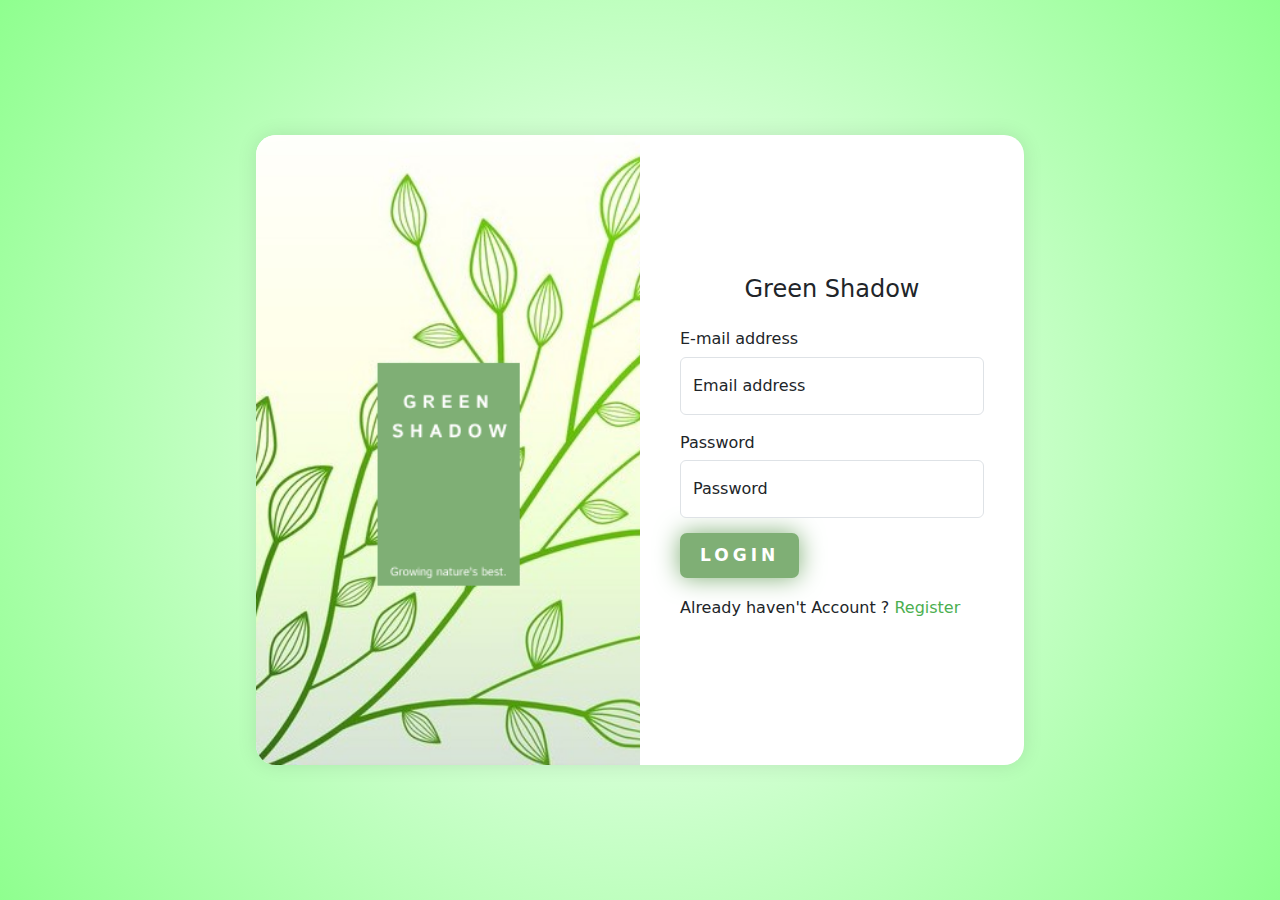
<file: index.html>
<!DOCTYPE html>
<html lang="en">
<head>
    <meta charset="UTF-8" />
    <meta name="viewport" content="width=device-width, initial-scale=1.0" />
    <title>Login Page</title>
    <link
        href="https://cdn.jsdelivr.net/npm/bootstrap@5.3.3/dist/css/bootstrap.min.css"
        rel="stylesheet"
        integrity="sha384-QWTKZyjpPEjISv5WaRU9OFeRpok6YctnYmDr5pNlyT2bRjXh0JMhjY6hW+ALEwIH"
        crossorigin="anonymous"
    />
   <link rel="stylesheet" href="/css/index.css">
    <style>
        
    </style>
</head>
<body>
    <div class="main-container">
        <div class="content-container">
            <img src="/assests/loingPageImage.png" alt="Login visual" />
            <div class="login-card">
                <h4 class="text-center mb-4">Green Shadow</h4>
                <div>
                    <label for="floatingInput"><h6>E-mail address</h6></label>
                    <div class="form-floating mb-3">
                        <input
                            type="email"
                            class="form-control"
                            id="e-mail-input"
                            placeholder="name@example.com"
                        />
                        <label for="floatingInput">Email address</label>
                    </div>
                    <label for="floatingPassword"><h6>Password</h6></label>
                    <div class="form-floating">
                        <input
                            type="password"
                            class="form-control"
                            id="password-input"
                            placeholder="Password"
                        />
                        <label for="floatingPassword">Password</label>
                    </div>
                    <div class="login-btn-div">
                        <button class="shadow__btn" id="signInButton">login</button>
                      </div>
                    <div class="links">
                        <h6>Already haven't Account ? <a href="/SingUp.html">Register</a></h6>
                        
                    </div>
                </div>
            </div>
        </div>
    </div>
    <script src="https://code.jquery.com/jquery-3.6.0.min.js"></script>

   
    <script src="/controller/LoginController.js" type="module"></script>
    
</body>
</html>
</file>
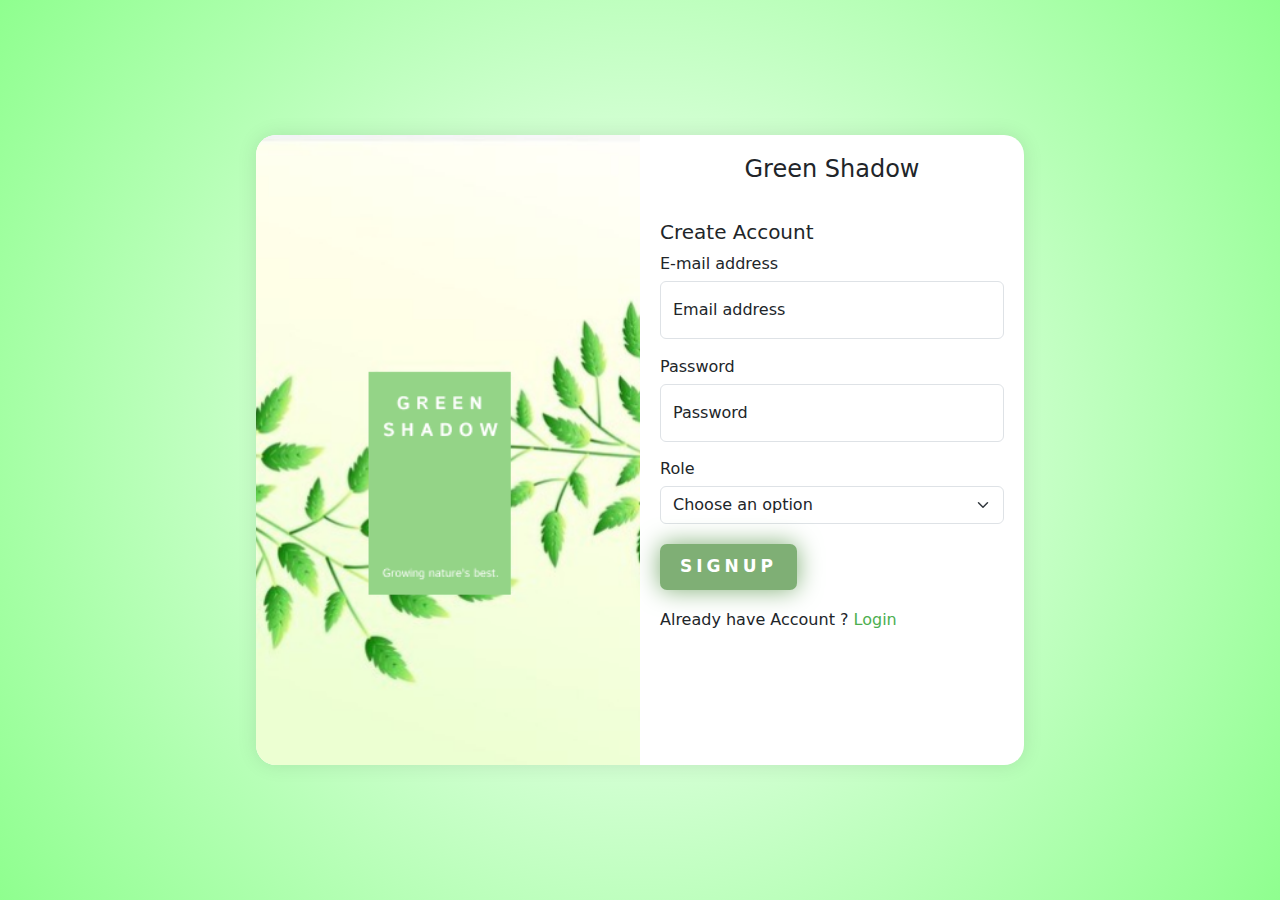
<file: SingUp.html>
<!DOCTYPE html>
<html lang="en">
  <head>
    <meta charset="UTF-8" />
    <meta name="viewport" content="width=device-width, initial-scale=1.0" />
    <title>SignUp Page</title>
    <link
      href="https://cdn.jsdelivr.net/npm/bootstrap@5.3.3/dist/css/bootstrap.min.css"
      rel="stylesheet"
      integrity="sha384-QWTKZyjpPEjISv5WaRU9OFeRpok6YctnYmDr5pNlyT2bRjXh0JMhjY6hW+ALEwIH"
      crossorigin="anonymous"
    />
    <link rel="stylesheet" href="css/SignUp.css" />
    <style></style>
  </head>
  <body>
    <div class="main-container">
      <div class="content-container">
        <img src="/assests/signUp.png" alt="Login visual" />
        <div class="login-card">
          <h4 class="text-center mb-3">Green Shadow</h4>
          <form>
            <h5>Create Account</h5>
            <label for="floatingInput"><h6>E-mail address</h6></label>
            <div class="form-floating mb-3">
              <input
                type="email"
                class="form-control email-input"
                id="floatingInput"
                placeholder="name@example.com"
              />
              <label for="floatingInput">Email address</label>
            </div>
            <label for="floatingPassword"><h6>Password</h6></label>
            <div class="form-floating">
              <input
                type="password"
                class="form-control password-input"
                id="floatingPassword"
                placeholder="Password"
              />
              <label for="floatingPassword">Password</label>
            </div>
            <label for="floatingPassword"><h6>Role</h6></label>
            <select
              class="form-select role-select"
              id="floatingSelect"
              aria-label="Floating label select example"
            >
              <option selected>Choose an option</option>
              <option value="MANAGER">MANAGER</option>
              <option value="ADMINISTRATIVE">ADMINISTRATIVE</option>
              <option value="SCIENTIST">SCIENTIST</option>
              <option value="OTHER">OTHER</option>
            </select>
            <div class="login-btn-div">
              <button class="shadow__btn" id="singup-btn">signUp</button>
            </div>
            <div class="links">
              <h6>Already have Account ? <a href="/index.html">Login</a></h6>
            </div>
          </form>
        </div>
      </div>
    </div>
    <script src="https://code.jquery.com/jquery-3.6.0.min.js"></script>

   
<script src="/controller/SignUpController.js" type="module"></script>
  </body>
</html>
</file>
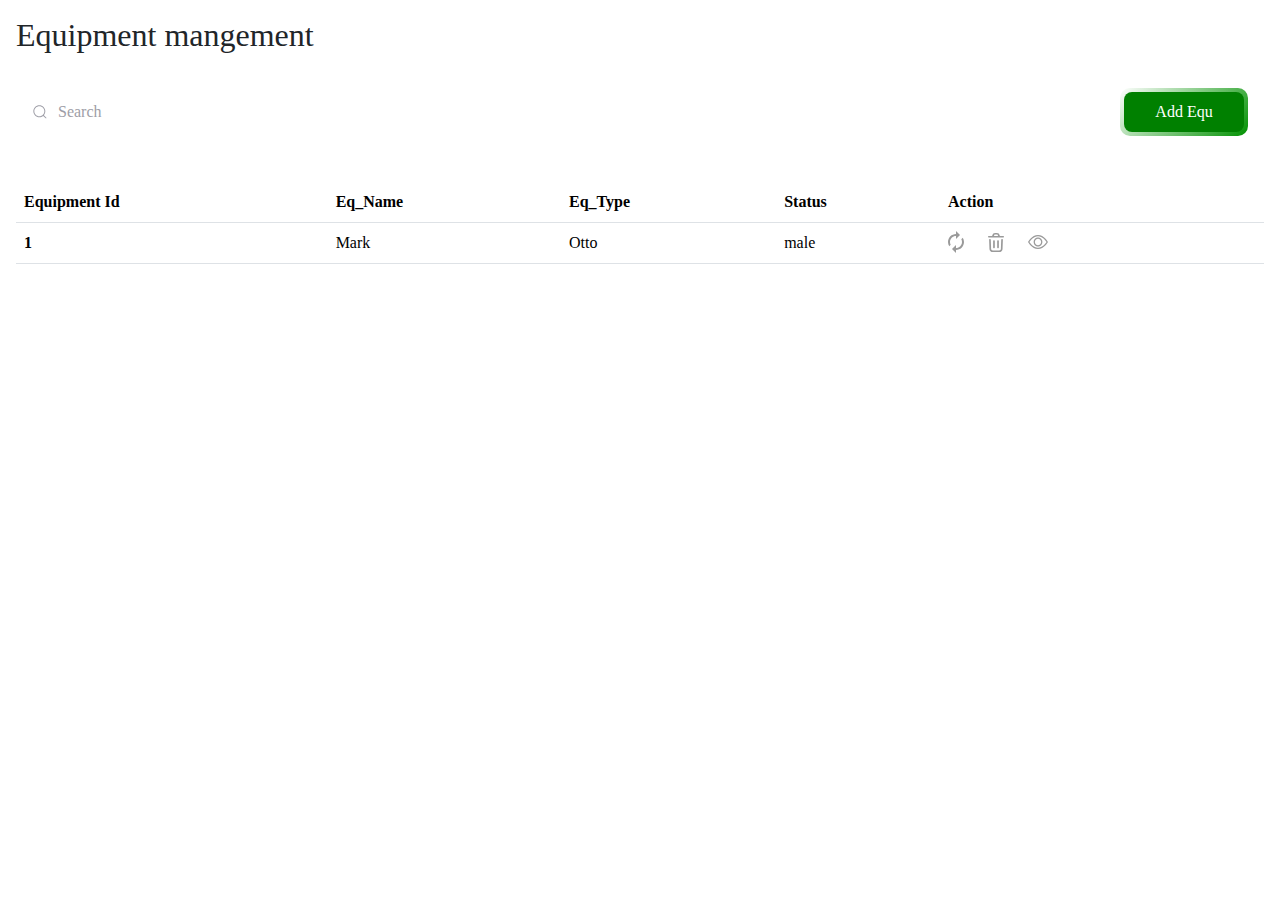
<file: page/EquipmentWall.html>
<!DOCTYPE html>
<html lang="en">
  <head>
    <meta charset="UTF-8" />
    <meta name="viewport" content="width=device-width, initial-scale=1.0" />
    <link
      href="https://cdn.jsdelivr.net/npm/bootstrap@5.3.3/dist/css/bootstrap.min.css"
      rel="stylesheet"
      integrity="sha384-QWTKZyjpPEjISv5WaRU9OFeRpok6YctnYmDr5pNlyT2bRjXh0JMhjY6hW+ALEwIH"
      crossorigin="anonymous"
    />
    <link
      href="https://cdn.jsdelivr.net/npm/bootstrap-icons/font/bootstrap-icons.css"
      rel="stylesheet"
    />

    <link rel="stylesheet" href="/css/wall/EquipmentWall.css" />
  </head>
  <body class="p-3 pb-0 bg-transparent">
    <div class="stf-main-div">
      <div class="topic">
        <h2>Equipment mangement</h2>
      </div>
      <div class="serach-br-and-add-btn">
        <div class="group">
          <svg viewBox="0 0 24 24" aria-hidden="true" class="icon">
            <g>
              <path
                d="M21.53 20.47l-3.66-3.66C19.195 15.24 20 13.214 20 11c0-4.97-4.03-9-9-9s-9 4.03-9 9 4.03 9 9 9c2.215 0 4.24-.804 5.808-2.13l3.66 3.66c.147.146.34.22.53.22s.385-.073.53-.22c.295-.293.295-.767.002-1.06zM3.5 11c0-4.135 3.365-7.5 7.5-7.5s7.5 3.365 7.5 7.5-3.365 7.5-7.5 7.5-7.5-3.365-7.5-7.5z"
              ></path>
            </g>
          </svg>
          <input class="input" type="search" placeholder="Search" />
        </div>
        <button
          class="button"
          data-bs-toggle="modal"
          data-bs-target="#addEquipmentModal"
        >
          Add Equ
        </button>
      </div>

      <!-- Modal for Adding New Equipment -->
      <div
        class="modal fade"
        id="addEquipmentModal"
        tabindex="-1"
        aria-labelledby="addStaffModalLabel"
        aria-hidden="true"
      >
        <div class="modal-dialog">
          <div class="modal-content">
            <div class="modal-header">
              <h5 class="modal-title" id="addStaffModalLabel">
                Add New Equipment
              </h5>
              <button
                type="button"
                class="btn-close"
                data-bs-dismiss="modal"
                aria-label="Close"
              ></button>
            </div>
            <div class="modal-body">
              <form id="staffForm">
                <div class="row">
                  <!-- Name Fields -->
                  <div class="col-md-6 mb-3">
                    <label for="firstName" class="form-label"
                      >Equipment Name</label
                    >
                    <input
                      type="text"
                      class="form-control equ-name-text"
                      id="firstName"
                      required
                    />
                  </div>
                  <!-- <div class="col-md-6 mb-3">
                    <label for="lastName" class="form-label"
                      >Equipment Type</label
                    >
                    <input
                      type="text"
                      class="form-control equ-type-text"
                      id="lastName"
                      required
                    />
                  </div> -->

                  <label for="designation" class="form-label">Equipment Type</label>
                <div class="form-floating mb-3">
                  
                  <select
                    class="form-control equ-type-text-combo"
                    id="floatingSelect"
                    aria-label="Floating label select example"
                  >
                    <option value="" disabled selected>None</option>
                    <option value="ELECTRICAL">ELECTRICAL</option>
                    <option value="MECHANICAL">MECHANICAL</option>
                  </select>
                  
                </div>
                </div>
                <div class="mb-3">
                  <label for="designation" class="form-label">Status</label>
                  <input
                    type="text"
                    class="form-control equ-status-text"
                    id="designation"
                    required
                  />
                </div>
                <button type="submit" class="save-Equ-btn btn-primary w-100">
                  save Equipment
                </button>
              </form>
            </div>
          </div>
        </div>
      </div>

      <!--start pop update -->

      <div
        class="modal fade"
        id="updateEquipmentModal"
        tabindex="-1"
        aria-labelledby="addStaffModalLabel"
        aria-hidden="true"
      >
        <div class="modal-dialog">
          <div class="modal-content">
            <div class="modal-header">
              <h5 class="modal-title" id="addStaffModalLabel">
                Update Equipment
              </h5>
              <button
                type="button"
                class="btn-close"
                data-bs-dismiss="modal"
                aria-label="Close"
              ></button>
            </div>
            <div class="modal-body">
              <form id="staffForm">
                <div class="row">
                  <!-- Name Fields -->
                  <!-- <div class="col-md-6 mb-3">
                    <label for="firstName" class="form-label"
                      >Equipment Id</label
                    >
                    <input
                      type="text"
                      class="form-control equ-id-text"
                      id="firstName"
                      required
                    />
                  </div> -->
                  <div class="col-md-6 mb-3">
                    <label for="firstName" class="form-label"
                      >Equipment Name</label
                    >
                    <input
                      type="text"
                      class="form-control equ-name-text"
                      id="firstName"
                      required
                    />
                  </div>
                  <div class="col-md-6 mb-3">
                    <label for="lastName" class="form-label"
                      >Equipment Type</label
                    >
                    <input
                      type="text"
                      class="form-control equ-type-text"
                      id="lastName"
                      required
                    />
                  </div>
                </div>
                <!-- <div class="mb-3">
                  <label for="designation" class="form-label">Status</label>
                  <input
                    type="text"
                    class="form-control equ-status-text"
                    id="designation"
                    required
                  />
                </div> -->
                <div class="form-floating mb-3">
                  <select
                    class="form-control field-combo"
                    id="floatingSelect"
                    aria-label="Floating label select example"
                  >
                    <option value="" disabled selected>None</option>
                    <option value="Secintist">F-121213232-121212</option>
                    <option value="User">F-3232-2323</option>
                  </select>
                  <label for="floatingSelect">Select a field</label>
                </div>
                <div class="form-floating mb-3">
                  <select
                    class="form-control staff-combo"
                    id="floatingSelect"
                    aria-label="Floating label select example"
                  >
                    <option value="" disabled selected>None</option>
                    <option value="Secintist">S121213232-121212</option>
                    <option value="User">ST-3232-2323</option>
                  </select>
                  <label for="floatingSelect">Select a staff member</label>
                </div>
                <button type="submit" class="btn btn-primary w-100 upade-field-btn">
                  Update Equipment
                </button>
              </form>
            </div>
          </div>
        </div>
      </div>

      <!-- end pop Update -->
      <!-- start pop view -->

      <div
        class="modal fade"
        id="viewEquipmentModal"
        tabindex="-1"
        aria-labelledby="addStaffModalLabel"
        aria-hidden="true"
      >
        <div class="modal-dialog">
          <div class="modal-content">
            <div class="modal-header">
              <h5 class="modal-title" id="addStaffModalLabel">
                View Equipment
              </h5>
              <button
                type="button"
                class="btn-close"
                data-bs-dismiss="modal"
                aria-label="Close"
              ></button>
            </div>
            <div class="modal-body">
              <form id="staffForm">
                <div class="row">
                  <div class="col-md-6 mb-3">
                    <label for="firstName" class="form-label"
                      >Equipment Id</label
                    >
                    <input
                      type="text"
                      class="form-control equ-id-text"
                      id="firstName"
                      required
                    />
                  </div>
                  <div class="col-md-6 mb-3">
                    <label for="firstName" class="form-label"
                      >Equipment Name</label
                    >
                    <input
                      type="text"
                      class="form-control equ-name-text"
                      id="firstName"
                      required
                    />
                  </div>
                  <div class="col-md-6 mb-3">
                    <label for="lastName" class="form-label"
                      >Equipment Type</label
                    >
                    <input
                      type="text"
                      class="form-control equ-type-text"
                      id="lastName"
                      required
                    />
                  </div>
                </div>
                <div class="mb-3">
                  <label for="designation" class="form-label">Status</label>
                  <input
                    type="text"
                    class="form-control equ-status-text"
                    id="designation"
                    required
                  />
                </div>
                <label for="floatingInput">Assign Field</label>
                <div class="form-floating mb-3">
                  <input
                    type="text"
                    class="form-control field-text"
                    id="floatingInput"
                    placeholder=""
                  />
                </div>
                <label for="floatingInput">Assign Staff</label>
                <div class="form-floating mb-3">
                  <input
                    type="text"
                    class="form-control first-name-text staff-text"
                    id="floatingInput"
                    placeholder=""
                  />
                </div>
              </form>
            </div>
          </div>
        </div>
      </div>

      <!-- end pop view -->

      <table class="table">
        <thead>
          <tr>
            <th scope="col">Equipment Id</th>
            <th scope="col">Eq_Name</th>
            <th scope="col">Eq_Type</th>
            <th scope="col">Status</th>

            <th scope="col">Action</th>
          </tr>
        </thead>
        <tbody>
          <tr>
            <th scope="row">1</th>
            <td>Mark</td>
            <td>Otto</td>
            <td>male</td>

            <td>
              <div class="action d-flex gap-4 align-items-center">
                <svg
                  xmlns="http://www.w3.org/2000/svg"
                  width="16"
                  height="22"
                  viewBox="0 0 16 22"
                  fill="none"
                >
                  <path
                    d="M8 5V8L12 4L8 0V3C3.58 3 0 6.58 0 11C0 12.57 0.46 14.025 1.24 15.26L2.7 13.8C2.255 12.965 2 12.015 2 11C2 7.685 4.685 5 8 5ZM14.76 6.74L13.3 8.2C13.745 9.035 14 9.985 14 11C14 14.315 11.315 17 8 17V14L4 18L8 22V19C12.42 19 16 15.42 16 11C16 9.43 15.54 7.975 14.76 6.74Z"
                    fill="#9A9A9A"
                  />
                </svg>
                <svg
                  xmlns="http://www.w3.org/2000/svg"
                  width="16"
                  height="19"
                  viewBox="0 0 16 19"
                  fill="none"
                >
                  <path
                    d="M14.8885 6.78675L14.5525 16.0492C14.5239 16.8425 14.1569 17.5944 13.5295 18.1453C12.9021 18.6962 12.0636 19.0028 11.192 19H4.80714C3.93613 19.0028 3.09814 18.6967 2.47082 18.1464C1.8435 17.5961 1.47616 16.845 1.44668 16.0523L1.11063 6.78675C1.10328 6.58385 1.18474 6.38659 1.33709 6.23839C1.48945 6.09018 1.70021 6.00315 1.92302 5.99646C2.14584 5.98976 2.36244 6.06394 2.5252 6.20268C2.68795 6.34142 2.78351 6.53335 2.79086 6.73626L3.12691 16.001C3.14364 16.3965 3.32803 16.7707 3.64134 17.045C3.95465 17.3194 4.3725 17.4725 4.80714 17.4722H11.192C11.6272 17.4724 12.0456 17.3189 12.359 17.0439C12.6724 16.769 12.8564 16.394 12.8722 15.9979L13.2083 6.73626C13.2156 6.53335 13.3112 6.34142 13.474 6.20268C13.6367 6.06394 13.8533 5.98976 14.0761 5.99646C14.2989 6.00315 14.5097 6.09018 14.6621 6.23839C14.8144 6.38659 14.8959 6.58385 14.8885 6.78675ZM16 3.70437C16 3.90727 15.9115 4.10187 15.7539 4.24534C15.5964 4.38882 15.3827 4.46942 15.1599 4.46942H0.840115C0.617303 4.46942 0.403616 4.38882 0.246064 4.24534C0.0885117 4.10187 0 3.90727 0 3.70437C0 3.50147 0.0885117 3.30687 0.246064 3.1634C0.403616 3.01993 0.617303 2.93932 0.840115 2.93932H3.44447C3.71066 2.93998 3.9676 2.85042 4.16528 2.68808C4.36296 2.52574 4.48724 2.30223 4.51394 2.06105C4.57594 1.49528 4.86701 0.970801 5.33044 0.589789C5.79388 0.208777 6.39648 -0.00147143 7.02085 7.75214e-06H8.97831C9.60268 -0.00147143 10.2053 0.208777 10.6687 0.589789C11.1322 0.970801 11.4232 1.49528 11.4852 2.06105C11.5119 2.30223 11.6362 2.52574 11.8339 2.68808C12.0316 2.85042 12.2885 2.93998 12.5547 2.93932H15.159C15.3819 2.93932 15.5955 3.01993 15.7531 3.1634C15.9106 3.30687 15.9992 3.50147 15.9992 3.70437H16ZM5.97238 2.93932H10.0285C9.91806 2.70961 9.84586 2.4662 9.81423 2.21712C9.79342 2.02854 9.69648 1.85371 9.5422 1.7265C9.38792 1.59929 9.18728 1.52876 8.97915 1.52857H7.02169C6.81356 1.52876 6.61292 1.59929 6.45864 1.7265C6.30436 1.85371 6.20742 2.02854 6.18661 2.21712C6.15471 2.46624 6.08307 2.70965 5.97238 2.93932ZM6.81838 14.5306V8.01618C6.81838 7.81328 6.72987 7.61869 6.57231 7.47521C6.41476 7.33174 6.20107 7.25114 5.97826 7.25114C5.75545 7.25114 5.54176 7.33174 5.38421 7.47521C5.22666 7.61869 5.13815 7.81328 5.13815 8.01618V14.5336C5.13815 14.7365 5.22666 14.9311 5.38421 15.0746C5.54176 15.2181 5.75545 15.2987 5.97826 15.2987C6.20107 15.2987 6.41476 15.2181 6.57231 15.0746C6.72987 14.9311 6.81838 14.7365 6.81838 14.5336V14.5306ZM10.8627 14.5306V8.01618C10.8627 7.81328 10.7742 7.61869 10.6166 7.47521C10.4591 7.33174 10.2454 7.25114 10.0226 7.25114C9.79977 7.25114 9.58608 7.33174 9.42853 7.47521C9.27097 7.61869 9.18246 7.81328 9.18246 8.01618V14.5336C9.18246 14.7365 9.27097 14.9311 9.42853 15.0746C9.58608 15.2181 9.79977 15.2987 10.0226 15.2987C10.2454 15.2987 10.4591 15.2181 10.6166 15.0746C10.7742 14.9311 10.8627 14.7365 10.8627 14.5336V14.5306Z"
                    fill="#9A9A9A"
                  />
                </svg>
                <svg
                  xmlns="http://www.w3.org/2000/svg"
                  width="20"
                  height="14"
                  viewBox="0 0 20 14"
                  fill="none"
                >
                  <path
                    d="M10 0C16.25 0 20 7 20 7C20 7 16.25 14 10 14C3.75 14 0 7 0 7C0 7 3.75 0 10 0ZM10 1.27273C5.6 1.27273 2.4975 5.41036 1.46875 7C2.49625 8.58836 5.59875 12.7273 10 12.7273C14.4 12.7273 17.5025 8.58964 18.5312 7C17.5037 5.41164 14.4012 1.27273 10 1.27273ZM10 2.54545C11.1603 2.54545 12.2731 3.01477 13.0936 3.85016C13.9141 4.68555 14.375 5.81858 14.375 7C14.375 8.18142 13.9141 9.31445 13.0936 10.1498C12.2731 10.9852 11.1603 11.4545 10 11.4545C8.83968 11.4545 7.72688 10.9852 6.90641 10.1498C6.08594 9.31445 5.625 8.18142 5.625 7C5.625 5.81858 6.08594 4.68555 6.90641 3.85016C7.72688 3.01477 8.83968 2.54545 10 2.54545ZM10 3.81818C9.1715 3.81918 8.37721 4.15473 7.79138 4.75122C7.20554 5.34771 6.87598 6.15644 6.875 7C6.875 8.75382 8.27625 10.1818 10 10.1818C11.7238 10.1818 13.125 8.75382 13.125 7C13.125 5.24618 11.7238 3.81818 10 3.81818Z"
                    fill="#9A9A9A"
                  />
                </svg>
              </div>
            </td>
          </tr>
        </tbody>
      </table>
    </div>

    <script
      src="https://cdn.jsdelivr.net/npm/bootstrap@5.3.3/dist/js/bootstrap.bundle.min.js"
      integrity="sha384-YvpcrYf0tY3lHB60NNkmXc5s9fDVZLESaAA55NDzOxhy9GkcIdslK1eN7N6jIeHz"
      crossorigin="anonymous"
    ></script>
    <script src="https://code.jquery.com/jquery-3.6.0.min.js"></script>

    <!-- <script>
      document
        .querySelectorAll(".table tbody .action > :nth-child(3)")
        .forEach((button) => {
          button.addEventListener("click", () => {
            const modalElement = document.getElementById("viewEquipmentModal");
            const modal = new bootstrap.Modal(modalElement);
            modal.show();
          });
        });
      document
        .querySelectorAll(".table tbody .action > :nth-child(1)")
        .forEach((button) => {
          button.addEventListener("click", () => {
            const modalElement = document.getElementById(
              "updateEquipmentModal"
            );
            const modal = new bootstrap.Modal(modalElement);
            modal.show();
          });
        });
    </script> -->
    <script
    src="/controller/wall/EquipmentWallController.js"
    type="module"
    ></script>
  </body>
</html>
</file>
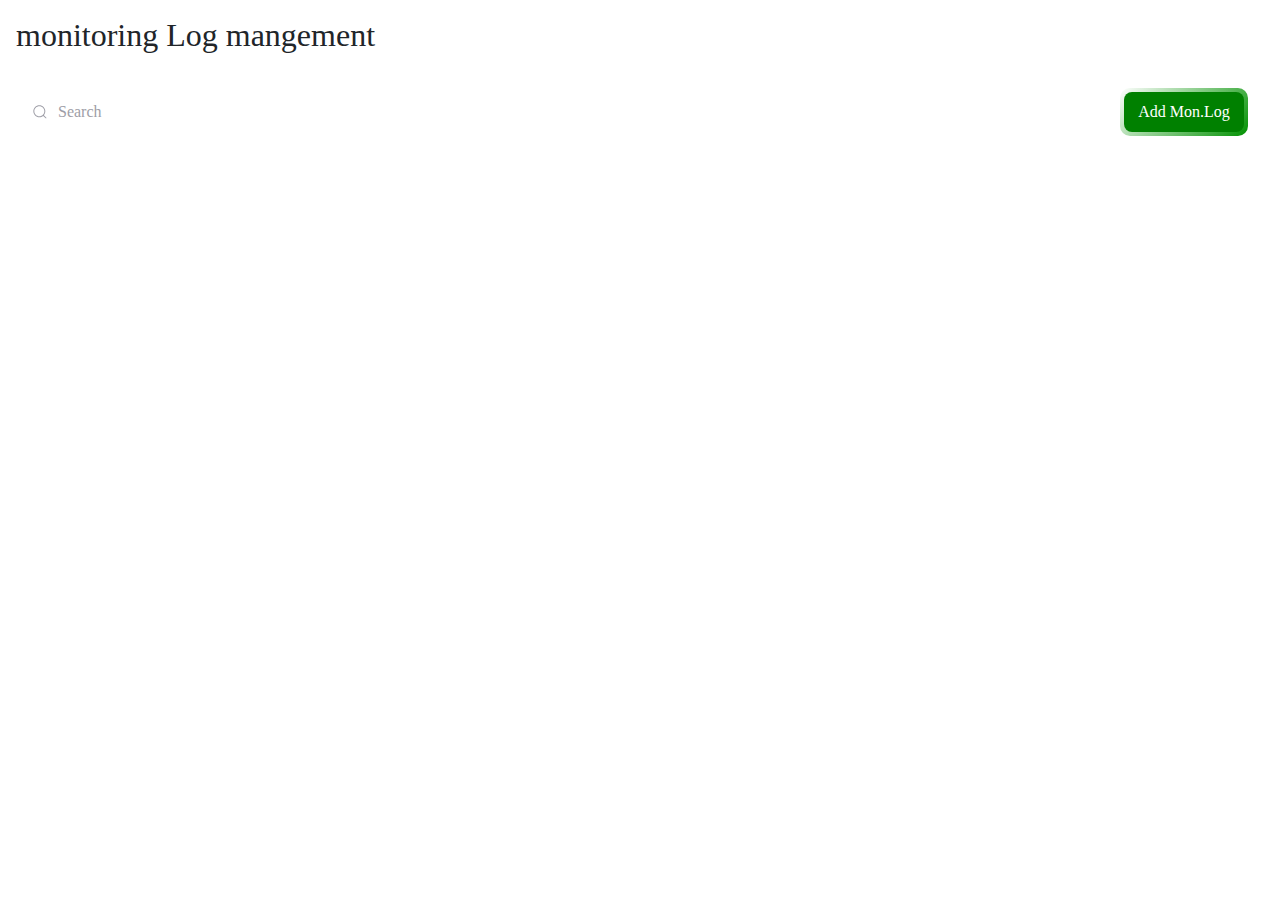
<file: page/MonitoringLogWall.html>
<!DOCTYPE html>
<html lang="en">
  <head>
    <meta charset="UTF-8" />
    <meta name="viewport" content="width=device-width, initial-scale=1.0" />
    <link
      href="https://cdn.jsdelivr.net/npm/bootstrap@5.3.3/dist/css/bootstrap.min.css"
      rel="stylesheet"
      integrity="sha384-QWTKZyjpPEjISv5WaRU9OFeRpok6YctnYmDr5pNlyT2bRjXh0JMhjY6hW+ALEwIH"
      crossorigin="anonymous"
    />
    <link
      href="https://cdn.jsdelivr.net/npm/bootstrap-icons/font/bootstrap-icons.css"
      rel="stylesheet"
    />

    <link rel="stylesheet" href="/css/wall/MonitoringLogWall.css" />
  </head>
  <body class="p-3 pb-0 bg-transparent">
    <div class="crop-main-div">
      <div class="topic">
        <h2>monitoring Log mangement</h2>
      </div>
      <div class="serach-br-and-add-btn">
        <div class="group">
          <svg viewBox="0 0 24 24" aria-hidden="true" class="icon">
            <g>
              <path
                d="M21.53 20.47l-3.66-3.66C19.195 15.24 20 13.214 20 11c0-4.97-4.03-9-9-9s-9 4.03-9 9 4.03 9 9 9c2.215 0 4.24-.804 5.808-2.13l3.66 3.66c.147.146.34.22.53.22s.385-.073.53-.22c.295-.293.295-.767.002-1.06zM3.5 11c0-4.135 3.365-7.5 7.5-7.5s7.5 3.365 7.5 7.5-3.365 7.5-7.5 7.5-7.5-3.365-7.5-7.5z"
              ></path>
            </g>
          </svg>
          <input class="input" type="search" placeholder="Search" />
        </div>

        <button
          id="add-monitoringLog-btn"
          class="button"
          data-bs-toggle="modal"
          data-bs-target="#saveMonitoringLogModal"
        >
          Add Mon.Log
        </button>
      </div>

      <!-- Modal for Adding New Staff -->
      <div
        class="modal fade"
        id="saveMonitoringLogModal"
        tabindex="-1"
        aria-labelledby="addStaffModalLabel"
        aria-hidden="true"
      >
        <div class="modal-dialog">
          <div class="modal-content">
            <div class="modal-header">
              <h5 class="modal-title" id="addStaffModalLabel">
                Save monitoringLog
              </h5>
              <button
                type="button"
                class="btn-close"
                data-bs-dismiss="modal"
                aria-label="Close"
              ></button>
            </div>
            <div class="modal-body">
              <form id="staffForm">
                <!-- <div class="row"> -->
                <div class="form-floating mb-3">
                  <select
                    class="form-control field-combo"
                    id="floatingSelect"
                    aria-label="Floating label select example"
                  >
                    <option value="" disabled selected>None</option>
                    <option value="Secintist">F121213232-121212</option>
                    <option value="User">F-3232-2323</option>
                  </select>
                  <label for="floatingSelect">Select a Field</label>
                </div>
                <div class="select-field-set"></div>
                <!-- </div> -->
                <div class="form-floating mb-3">
                  <select
                    class="form-control crop-combo"
                    id="floatingSelect"
                    aria-label="Floating label select example"
                  >
                    <option value="" disabled selected>None</option>
                    <option value="Secintist">C121213232-121212</option>
                    <option value="User">CT-3232-2323</option>
                  </select>
                  <label for="floatingSelect">Select a Crop</label>
                </div>
                <div class="select-crop-set"></div>
                <div class="form-floating mb-3">
                  <select
                    class="form-control staff-combo"
                    id="floatingSelect"
                    aria-label="Floating label select example"
                  >
                    <option value="" disabled selected>None</option>
                    <option value="Secintist">S121213232-121212</option>
                    <option value="User">ST-3232-2323</option>
                  </select>
                  <label for="floatingSelect">Select a staff member</label>
                </div>
                <div class="select-staff-set"></div>
                
                <div class="form-floating mb-3">
                  <textarea
                    class="form-control description"
                    id="floatingTextarea"
                    placeholder="Enter your remark here"
                    style="height: 150px"
                  ></textarea>
                  <label for="floatingTextarea">Details</label>
                </div>

                <div class="mt-3 mb-4">
                  <form class="file-upload-form w-100">
                    <label for="file" class="file-upload-label w-100">
                      <div class="file-upload-design">
                        <svg viewBox="0 0 640 512" height="1em">
                          <path
                            d="M144 480C64.5 480 0 415.5 0 336c0-62.8 40.2-116.2 96.2-135.9c-.1-2.7-.2-5.4-.2-8.1c0-88.4 71.6-160 160-160c59.3 0 111 32.2 138.7 80.2C409.9 102 428.3 96 448 96c53 0 96 43 96 96c0 12.2-2.3 23.8-6.4 34.6C596 238.4 640 290.1 640 352c0 70.7-57.3 128-128 128H144zm79-217c-9.4 9.4-9.4 24.6 0 33.9s24.6 9.4 33.9 0l39-39V392c0 13.3 10.7 24 24 24s24-10.7 24-24V257.9l39 39c9.4 9.4 24.6 9.4 33.9 0s9.4-24.6 0-33.9l-80-80c-9.4-9.4-24.6-9.4-33.9 0l-80 80z"
                          ></path>
                        </svg>
                        <p>Drag and Drop</p>
                        <p>or</p>
                        <span class="browse-button">Browse file</span>
                      </div>
                      <input id="file" type="file" />
                    </label>
                  </form>
                  <!-- <div class="select-field-set"></div> -->
                  <!-- <div class="select-staff-set"></div> -->
                  <!-- <div class="select-crop-set"></div> -->
                </div>
                
                <button type="submit" class="btn btn-primary w-100 mon-log-btn">
                  save monitoringLog
                </button>
              </form>
            </div>
          </div>
        </div>
      </div>
      <!-- end pop save -->
      <!--start pop update -->

      <div
        class="modal fade"
        id="updteMonitoringModal"
        tabindex="-1"
        aria-labelledby="addStaffModalLabel"
        aria-hidden="true"
      >
        <div class="modal-dialog">
          <div class="modal-content">
            <div class="modal-header">
              <h5 class="modal-title" id="addStaffModalLabel">
                Save monitoringLog
              </h5>
              <button
                type="button"
                class="btn-close"
                data-bs-dismiss="modal"
                aria-label="Close"
              ></button>
            </div>
            <div class="modal-body">
              <form id="staffForm">
                <!-- <div class="row"> -->
                <div class="form-floating mb-3">
                  <select
                    class="form-control role-combo"
                    id="floatingSelect"
                    aria-label="Floating label select example"
                  >
                    <option value="" disabled selected>None</option>
                    <option value="Secintist">F121213232-121212</option>
                    <option value="User">F-3232-2323</option>
                  </select>
                  <label for="floatingSelect">Select a Field</label>
                </div>
                <!-- </div> -->
                <div class="form-floating mb-3">
                  <select
                    class="form-control role-combo"
                    id="floatingSelect"
                    aria-label="Floating label select example"
                  >
                    <option value="" disabled selected>None</option>
                    <option value="Secintist">C121213232-121212</option>
                    <option value="User">CT-3232-2323</option>
                  </select>
                  <label for="floatingSelect">Select a Crop</label>
                </div>

                <div class="form-floating mb-3">
                  <select
                    class="form-control role-combo"
                    id="floatingSelect"
                    aria-label="Floating label select example"
                  >
                    <option value="" disabled selected>None</option>
                    <option value="Secintist">S121213232-121212</option>
                    <option value="User">ST-3232-2323</option>
                  </select>
                  <label for="floatingSelect">Select a staff member</label>
                </div>
                <div class="form-floating mb-3 select-staff-set"></div>
                <div class="form-floating mb-3">
                  <textarea
                    class="form-control email-text"
                    id="floatingTextarea"
                    placeholder="Enter your remark here"
                    style="height: 150px"
                  ></textarea>
                  <label for="floatingTextarea">Details</label>
                </div>

                <div class="mt-3 mb-4">
                  <form class="file-upload-form w-100">
                    <label for="file" class="file-upload-label w-100">
                      <div class="file-upload-design">
                        <svg viewBox="0 0 640 512" height="1em">
                          <path
                            d="M144 480C64.5 480 0 415.5 0 336c0-62.8 40.2-116.2 96.2-135.9c-.1-2.7-.2-5.4-.2-8.1c0-88.4 71.6-160 160-160c59.3 0 111 32.2 138.7 80.2C409.9 102 428.3 96 448 96c53 0 96 43 96 96c0 12.2-2.3 23.8-6.4 34.6C596 238.4 640 290.1 640 352c0 70.7-57.3 128-128 128H144zm79-217c-9.4 9.4-9.4 24.6 0 33.9s24.6 9.4 33.9 0l39-39V392c0 13.3 10.7 24 24 24s24-10.7 24-24V257.9l39 39c9.4 9.4 24.6 9.4 33.9 0s9.4-24.6 0-33.9l-80-80c-9.4-9.4-24.6-9.4-33.9 0l-80 80z"
                          ></path>
                        </svg>
                        <p>Drag and Drop</p>
                        <p>or</p>
                        <span class="browse-button">Browse file</span>
                      </div>
                      <input id="file" type="file" />
                    </label>
                  </form>
                </div>

                <button type="submit" class="btn btn-primary w-100">
                  Update monitoringLog
                </button>
              </form>
            </div>
          </div>
        </div>
      </div>

      <!-- end pop Update -->

      <!-- start pop view -->

      <div
        class="modal fade"
        id="viewMonitoringLogModal"
        tabindex="-1"
        aria-labelledby="addStaffModalLabel"
        aria-hidden="true"
      >
        <div class="modal-dialog">
          <div class="modal-content">
            <div class="modal-header">
              <h5 class="modal-title" id="addStaffModalLabel">
                View MOnitoring Log
              </h5>
              <button
                type="button"
                class="btn-close"
                data-bs-dismiss="modal"
                aria-label="Close"
              ></button>
            </div>
            <div class="modal-body">
              <form id="staffForm">
                <div class="row">
                  <div class="col-md-6 mb-3">
                    <label for="firstName" class="form-label">Log Code</label>
                    <input
                      type="text"
                      class="form-control log-code-text"
                      id="firstName"
                      required
                    />
                  </div>
                  <div class="col-md-6 mb-3">
                    <label for="firstName" class="form-label">Crop Code</label>
                    <input
                      type="text"
                      class="form-control crop-set"
                      id="firstName"
                      required
                    />
                  </div>
                  <div class="col-md-6 mb-3">
                    <label for="lastName" class="form-label">Staff Id</label>
                    <input
                      type="text"
                      class="form-control staff-id-text"
                      id="lastName"
                      required
                    />
                  </div>
                  <div class="col-md-6 mb-3">
                    <label for="lastName" class="form-label">Field Id</label>
                    <input
                      type="text"
                      class="form-control field-set"
                      id="lastName"
                      required
                    />
                  </div>
                </div>
                <div class="col-md-6 mb-3">
                  <label for="lastName" class="form-label">log Date</label>
                  <input
                    type="text"
                    class="form-control log-date-text"
                    id="lastName"
                    required
                  />
                </div>

                <div class="mb-3">
                  <label for="addressLine1" class="form-label">Details</label>
                  <input
                    type="text"
                    class="form-control details-text"
                    id="addressLine1"
                    required
                  />
                </div>
                <div class="mt-3 mb-4 w-100 observed-image">
                  <img
                    class="w-100"
                    src="/assests/WhatsApp Image 2024-10-31 at 13.54.48.jpeg"
                    alt=""
                  />
                </div>
              </form>
            </div>
          </div>
        </div>
      </div>

      <!-- end pop view -->

      <div class="card-content" id="card-content">
        <div class="card" style="width: 18rem">
          <img
            src="/assests/WhatsApp Image 2024-10-31 at 13.54.48.jpeg"
            class="card-img-top"
            alt="..."
          />
          <div class="card-body">
            <div class="d-flex p-3">
              <div>
                <h7>Log Code</h7>
                <h6>L-33434-ss4-w4 . . .</h6>
              </div>
              <div>
                <h7>Log Date</h7>
                <h6>2024-10-19</h6>
              </div>
            </div>
            <div style="align-items: center; justify-items: center">
              <div class="action d-flex gap-4">
                <svg
                  xmlns="http://www.w3.org/2000/svg"
                  width="16"
                  height="22"
                  viewBox="0 0 16 22"
                  fill="none"
                >
                  <path
                    d="M8 5V8L12 4L8 0V3C3.58 3 0 6.58 0 11C0 12.57 0.46 14.025 1.24 15.26L2.7 13.8C2.255 12.965 2 12.015 2 11C2 7.685 4.685 5 8 5ZM14.76 6.74L13.3 8.2C13.745 9.035 14 9.985 14 11C14 14.315 11.315 17 8 17V14L4 18L8 22V19C12.42 19 16 15.42 16 11C16 9.43 15.54 7.975 14.76 6.74Z"
                    fill="#9A9A9A"
                  />
                </svg>
                <svg
                  xmlns="http://www.w3.org/2000/svg"
                  width="16"
                  height="19"
                  viewBox="0 0 16 19"
                  fill="none"
                >
                  <path
                    d="M14.8885 6.78675L14.5525 16.0492C14.5239 16.8425 14.1569 17.5944 13.5295 18.1453C12.9021 18.6962 12.0636 19.0028 11.192 19H4.80714C3.93613 19.0028 3.09814 18.6967 2.47082 18.1464C1.8435 17.5961 1.47616 16.845 1.44668 16.0523L1.11063 6.78675C1.10328 6.58385 1.18474 6.38659 1.33709 6.23839C1.48945 6.09018 1.70021 6.00315 1.92302 5.99646C2.14584 5.98976 2.36244 6.06394 2.5252 6.20268C2.68795 6.34142 2.78351 6.53335 2.79086 6.73626L3.12691 16.001C3.14364 16.3965 3.32803 16.7707 3.64134 17.045C3.95465 17.3194 4.3725 17.4725 4.80714 17.4722H11.192C11.6272 17.4724 12.0456 17.3189 12.359 17.0439C12.6724 16.769 12.8564 16.394 12.8722 15.9979L13.2083 6.73626C13.2156 6.53335 13.3112 6.34142 13.474 6.20268C13.6367 6.06394 13.8533 5.98976 14.0761 5.99646C14.2989 6.00315 14.5097 6.09018 14.6621 6.23839C14.8144 6.38659 14.8959 6.58385 14.8885 6.78675ZM16 3.70437C16 3.90727 15.9115 4.10187 15.7539 4.24534C15.5964 4.38882 15.3827 4.46942 15.1599 4.46942H0.840115C0.617303 4.46942 0.403616 4.38882 0.246064 4.24534C0.0885117 4.10187 0 3.90727 0 3.70437C0 3.50147 0.0885117 3.30687 0.246064 3.1634C0.403616 3.01993 0.617303 2.93932 0.840115 2.93932H3.44447C3.71066 2.93998 3.9676 2.85042 4.16528 2.68808C4.36296 2.52574 4.48724 2.30223 4.51394 2.06105C4.57594 1.49528 4.86701 0.970801 5.33044 0.589789C5.79388 0.208777 6.39648 -0.00147143 7.02085 7.75214e-06H8.97831C9.60268 -0.00147143 10.2053 0.208777 10.6687 0.589789C11.1322 0.970801 11.4232 1.49528 11.4852 2.06105C11.5119 2.30223 11.6362 2.52574 11.8339 2.68808C12.0316 2.85042 12.2885 2.93998 12.5547 2.93932H15.159C15.3819 2.93932 15.5955 3.01993 15.7531 3.1634C15.9106 3.30687 15.9992 3.50147 15.9992 3.70437H16ZM5.97238 2.93932H10.0285C9.91806 2.70961 9.84586 2.4662 9.81423 2.21712C9.79342 2.02854 9.69648 1.85371 9.5422 1.7265C9.38792 1.59929 9.18728 1.52876 8.97915 1.52857H7.02169C6.81356 1.52876 6.61292 1.59929 6.45864 1.7265C6.30436 1.85371 6.20742 2.02854 6.18661 2.21712C6.15471 2.46624 6.08307 2.70965 5.97238 2.93932ZM6.81838 14.5306V8.01618C6.81838 7.81328 6.72987 7.61869 6.57231 7.47521C6.41476 7.33174 6.20107 7.25114 5.97826 7.25114C5.75545 7.25114 5.54176 7.33174 5.38421 7.47521C5.22666 7.61869 5.13815 7.81328 5.13815 8.01618V14.5336C5.13815 14.7365 5.22666 14.9311 5.38421 15.0746C5.54176 15.2181 5.75545 15.2987 5.97826 15.2987C6.20107 15.2987 6.41476 15.2181 6.57231 15.0746C6.72987 14.9311 6.81838 14.7365 6.81838 14.5336V14.5306ZM10.8627 14.5306V8.01618C10.8627 7.81328 10.7742 7.61869 10.6166 7.47521C10.4591 7.33174 10.2454 7.25114 10.0226 7.25114C9.79977 7.25114 9.58608 7.33174 9.42853 7.47521C9.27097 7.61869 9.18246 7.81328 9.18246 8.01618V14.5336C9.18246 14.7365 9.27097 14.9311 9.42853 15.0746C9.58608 15.2181 9.79977 15.2987 10.0226 15.2987C10.2454 15.2987 10.4591 15.2181 10.6166 15.0746C10.7742 14.9311 10.8627 14.7365 10.8627 14.5336V14.5306Z"
                    fill="#9A9A9A"
                  />
                </svg>
                <svg
                  xmlns="http://www.w3.org/2000/svg"
                  width="20"
                  height="14"
                  viewBox="0 0 20 14"
                  fill="none"
                >
                  <path
                    d="M10 0C16.25 0 20 7 20 7C20 7 16.25 14 10 14C3.75 14 0 7 0 7C0 7 3.75 0 10 0ZM10 1.27273C5.6 1.27273 2.4975 5.41036 1.46875 7C2.49625 8.58836 5.59875 12.7273 10 12.7273C14.4 12.7273 17.5025 8.58964 18.5312 7C17.5037 5.41164 14.4012 1.27273 10 1.27273ZM10 2.54545C11.1603 2.54545 12.2731 3.01477 13.0936 3.85016C13.9141 4.68555 14.375 5.81858 14.375 7C14.375 8.18142 13.9141 9.31445 13.0936 10.1498C12.2731 10.9852 11.1603 11.4545 10 11.4545C8.83968 11.4545 7.72688 10.9852 6.90641 10.1498C6.08594 9.31445 5.625 8.18142 5.625 7C5.625 5.81858 6.08594 4.68555 6.90641 3.85016C7.72688 3.01477 8.83968 2.54545 10 2.54545ZM10 3.81818C9.1715 3.81918 8.37721 4.15473 7.79138 4.75122C7.20554 5.34771 6.87598 6.15644 6.875 7C6.875 8.75382 8.27625 10.1818 10 10.1818C11.7238 10.1818 13.125 8.75382 13.125 7C13.125 5.24618 11.7238 3.81818 10 3.81818Z"
                    fill="#9A9A9A"
                  />
                </svg>
              </div>
            </div>
          </div>
        </div>
      </div>
    </div>

    <script
      src="https://cdn.jsdelivr.net/npm/bootstrap@5.3.3/dist/js/bootstrap.bundle.min.js"
      integrity="sha384-YvpcrYf0tY3lHB60NNkmXc5s9fDVZLESaAA55NDzOxhy9GkcIdslK1eN7N6jIeHz"
      crossorigin="anonymous"
    ></script>
    <script src="https://code.jquery.com/jquery-3.6.0.min.js"></script>

    <!-- <script>
      document.querySelectorAll(".action > :nth-child(3)").forEach((button) => {
        button.addEventListener("click", () => {
          const modalElement = document.getElementById("viewMonitoringLogModal");
          const modal = new bootstrap.Modal(modalElement);
          modal.show();
        });
      });
      document.querySelectorAll(".action > :nth-child(1)").forEach((button) => {
        button.addEventListener("click", () => {
          const modalElement = document.getElementById("updteMonitoringModal");
          const modal = new bootstrap.Modal(modalElement);
          modal.show();
        });
      });
    </script> -->
    <script src="/controller/wall/MonitoringLogWall.js" type="module"></script>
  </body>
</html>
</file>
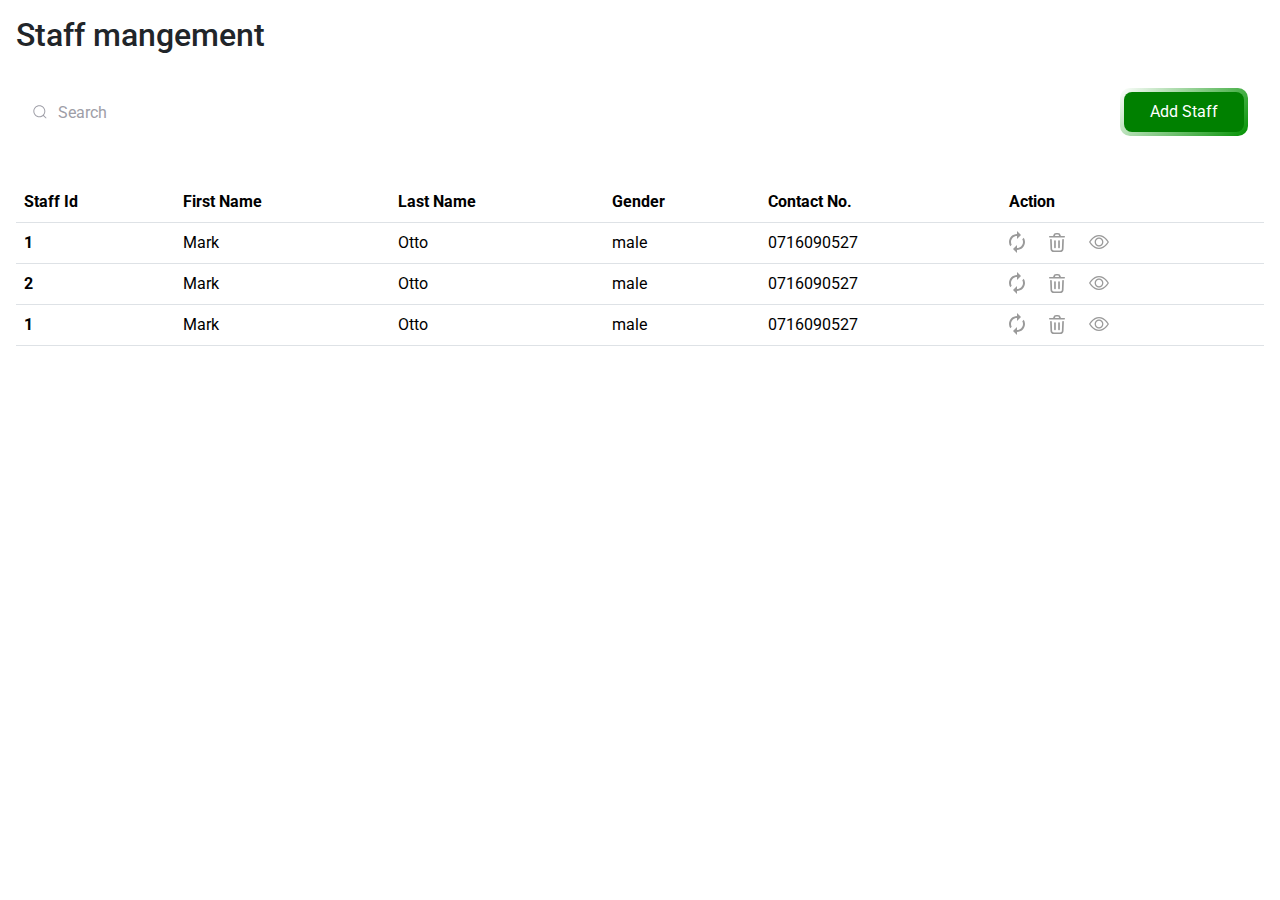
<file: page/StaffWall.html>
<!DOCTYPE html>
<html lang="en">
  <head>
    <meta charset="UTF-8" />
    <meta name="viewport" content="width=device-width, initial-scale=1.0" />
    <link
      href="https://cdn.jsdelivr.net/npm/bootstrap@5.3.3/dist/css/bootstrap.min.css"
      rel="stylesheet"
      integrity="sha384-QWTKZyjpPEjISv5WaRU9OFeRpok6YctnYmDr5pNlyT2bRjXh0JMhjY6hW+ALEwIH"
      crossorigin="anonymous"
    />
    <link
      href="https://cdn.jsdelivr.net/npm/bootstrap-icons/font/bootstrap-icons.css"
      rel="stylesheet"
    />

    <link rel="stylesheet" href="/css/wall/StaffWall.css" />
    <link rel="stylesheet" href="/css/General.css" />
  </head>
  <body class="p-3 pb-0 bg-transparent roboto-regular">
    <div class="stf-main-div">
      <div class="topic">
        <h2>Staff mangement</h2>
      </div>
      <div class="serach-br-and-add-btn">
        <div class="group">
          <svg viewBox="0 0 24 24" aria-hidden="true" class="icon">
            <g>
              <path
                d="M21.53 20.47l-3.66-3.66C19.195 15.24 20 13.214 20 11c0-4.97-4.03-9-9-9s-9 4.03-9 9 4.03 9 9 9c2.215 0 4.24-.804 5.808-2.13l3.66 3.66c.147.146.34.22.53.22s.385-.073.53-.22c.295-.293.295-.767.002-1.06zM3.5 11c0-4.135 3.365-7.5 7.5-7.5s7.5 3.365 7.5 7.5-3.365 7.5-7.5 7.5-7.5-3.365-7.5-7.5z"
              ></path>
            </g>
          </svg>
          <input class="input" type="search" placeholder="Search" />
        </div>

        <!-- <div class="Add-btn">
          <button
            class="btn btn-primary mb-3 btn-sm"
            data-bs-toggle="modal"
            data-bs-target="#addStaffModal"
          >
            Add New Staff
          </button>
        </div> -->

        <button
          class="button"
          data-bs-toggle="modal"
          data-bs-target="#addStaffModal"
        >
          Add Staff
        </button>
      </div>

      <!-- Modal for Adding New Staff -->
      <div
        class="modal fade"
        id="addStaffModal"
        tabindex="-1"
        aria-labelledby="addStaffModalLabel"
        aria-hidden="true"
      >
        <div class="modal-dialog">
          <div class="modal-content">
            <div class="modal-header">
              <h5 class="modal-title" id="addStaffModalLabel">Add New Staff</h5>
              <button
                type="button"
                class="btn-close"
                data-bs-dismiss="modal"
                aria-label="Close"
              ></button>
            </div>
            <div class="modal-body">
              <form id="staffForm">
                <div class="row">
                  <!-- Name Fields -->
                  <div class="col-md-6 mb-3">
                    <label for="firstName" class="form-label">First Name</label>
                    <input
                      type="text"
                      class="form-control"
                      id="firstName"
                      required
                    />
                  </div>
                  <div class="col-md-6 mb-3">
                    <label for="lastName" class="form-label">Last Name</label>
                    <input
                      type="text"
                      class="form-control"
                      id="lastName"
                      required
                    />
                  </div>
                </div>
                <div class="mb-3">
                  <label for="designation" class="form-label"
                    >Designation</label
                  >
                  <input
                    type="text"
                    class="form-control"
                    id="designation"
                    required
                  />
                </div>
                <div class="mb-3">
                  <label for="gender" class="form-label">role</label>
                  <select class="form-select role-combo" id="role" required>
                    <option value="MANAGER">MANAGER</option>
                    <option value="ADMINISTRATIVE">ADMINISTRATIVE</option>
                    <option value="SCIENTIST">SCIENTIST</option>
                  </select>
                </div>
                <div class="mb-3">
                  <label for="gender" class="form-label">Gender</label>
                  <select class="form-select" id="gender" required>
                    <option value="MALE">MALE</option>
                    <option value="FEMALE">FEMALE</option>
                    <!-- <option value="Other">Other</option> -->
                  </select>
                </div>
                <div class="mb-3">
                  <label for="joinedDate" class="form-label">Join Date</label>
                  <input
                    type="date"
                    class="form-control"
                    id="joinedDate"
                    required
                  />
                </div>
                <div class="mb-3">
                  <label for="dob" class="form-label">Date of Birth</label>
                  <input type="date" class="form-control" id="dob" required />
                </div>
                <!-- Address Fields -->
                <div class="mb-3">
                  <label for="addressLine1" class="form-label"
                    >Address Line 1</label
                  >
                  <input
                    type="text"
                    class="form-control"
                    id="addressLine1"
                    required
                  />
                </div>
                <div class="mb-3">
                  <label for="addressLine2" class="form-label"
                    >Address Line 2</label
                  >
                  <input type="text" class="form-control" id="addressLine2" />
                </div>
                <div class="mb-3">
                  <label for="addressLine3" class="form-label"
                    >Address Line 3</label
                  >
                  <input type="text" class="form-control" id="addressLine3" />
                </div>
                <div class="mb-3">
                  <label for="addressLine4" class="form-label"
                    >Address Line 4</label
                  >
                  <input type="text" class="form-control" id="addressLine4" />
                </div>
                <div class="mb-3">
                  <label for="addressLine5" class="form-label"
                    >Address Line 5</label
                  >
                  <input type="text" class="form-control" id="addressLine5" />
                </div>
                <!-- Contact Fields -->
                <div class="mb-3">
                  <label for="contactNo" class="form-label"
                    >Contact Number</label
                  >
                  <input
                    type="text"
                    class="form-control"
                    id="contactNo"
                    required
                  />
                </div>
                <div class="mb-3">
                  <label for="email" class="form-label">Email</label>
                  <input
                    type="email"
                    class="form-control"
                    id="email"
                    required
                  />
                </div>
                <button
                  type="submit"
                  class="btn btn-primary w-100"
                  id="staff-save-btn"
                >
                  Add Staff
                </button>
              </form>
            </div>
          </div>
        </div>
      </div>

      <!--start pop update -->

      <div
        class="modal fade"
        id="updteStaffModal"
        tabindex="-1"
        aria-labelledby="addStaffModalLabel"
        aria-hidden="true"
      >
        <div class="modal-dialog">
          <div class="modal-content">
            <div class="modal-header">
              <h5 class="modal-title" id="addStaffModalLabel">update Staff</h5>
              <button
                type="button"
                class="btn-close"
                data-bs-dismiss="modal"
                aria-label="Close"
              ></button>
            </div>
            <div class="modal-body">
              <form id="staffForm">
                <div class="row">
                  <!-- Name Fields -->
                  <div class="col-md-6 mb-3">
                    <label for="firstName" class="form-label">Staff Id</label>
                    <input
                      type="text"
                      class="form-control staff-id-text"
                      id="firstName "
                      required
                    />
                  </div>
                  <div class="col-md-6 mb-3">
                    <label for="firstName" class="form-label">First Name</label>
                    <input
                      type="text"
                      class="form-control first-name-text"
                      id="firstName"
                      required
                    />
                  </div>
                  <div class="col-md-6 mb-3">
                    <label for="lastName" class="form-label">Last Name</label>
                    <input
                      type="text"
                      class="form-control last-name-text"
                      id="lastName"
                      required
                    />
                  </div>
                </div>
                <div class="mb-3">
                  <label for="designation" class="form-label"
                    >Designation</label
                  >
                  <input
                    type="text"
                    class="form-control destination-text"
                    id="designation"
                    required
                  />
                </div>
                <!-- <div class="form-floating mb-3">
                  <select
                    class="form-control role-combo"
                    id="role"
                    aria-label="Floating label select example"
                  >
                    <option value="" disabled selected>Select an option</option>
                    <option value="MANAGER">MANAGER</option>
                    <option value="ADMINISTRATIVE">ADMINISTRATIVE</option>
                    <option value="SCIENTIST">SCIENTIST</option>
                  </select>
                  <label for="floatingSelect">Role</label>
                </div> -->
                <div class="mb-3">
                  <label for="gender" class="form-label">role</label>
                  <select class="form-select role-combo" id="role" required>
                    <option value="MANAGER">MANAGER</option>
                    <option value="ADMINISTRATIVE">ADMINISTRATIVE</option>
                    <option value="SCIENTIST">SCIENTIST</option>
                  </select>
                </div>
                <div class="mb-3">
                  <label for="gender" class="form-label">Gender</label>
                  <select class="form-select gender-combo" id="gender" required>
                    <option value="MALE">MALE</option>
                    <option value="FEMALE">FEMALE</option>
                  </select>
                </div>
                <div class="mb-3">
                  <label for="joinedDate" class="form-label">Join Date</label>
                  <input
                    type="date"
                    class="form-control join-date-text"
                    id="joinedDate"
                    required
                  />
                </div>
                <div class="mb-3">
                  <label for="dob" class="form-label">Date of Birth</label>
                  <input
                    type="date"
                    class="form-control dob-text"
                    id="dob"
                    required
                  />
                </div>
                <!-- Address Fields -->
                <div class="mb-3">
                  <label for="addressLine1" class="form-label"
                    >Address Line 1</label
                  >
                  <input
                    type="text"
                    class="form-control address-text1"
                    id="addressLine1"
                    required
                  />
                </div>
                <div class="mb-3">
                  <label for="addressLine2" class="form-label"
                    >Address Line 2</label
                  >
                  <input
                    type="text"
                    class="form-control address-text2"
                    id="addressLine2"
                  />
                </div>
                <div class="mb-3">
                  <label for="addressLine3" class="form-label"
                    >Address Line 3</label
                  >
                  <input
                    type="text"
                    class="form-control address-text3"
                    id="addressLine3"
                  />
                </div>
                <div class="mb-3">
                  <label for="addressLine4" class="form-label"
                    >Address Line 4</label
                  >
                  <input
                    type="text"
                    class="form-control address-text4"
                    id="addressLine4"
                  />
                </div>
                <div class="mb-3">
                  <label for="addressLine5" class="form-label"
                    >Address Line 5</label
                  >
                  <input
                    type="text"
                    class="form-control address-text5"
                    id="addressLine5"
                  />
                </div>
                <!-- Contact Fields -->
                <div class="mb-3">
                  <label for="contactNo" class="form-label"
                    >Contact Number</label
                  >
                  <input
                    type="text"
                    class="form-control contact-text"
                    id="contactNo"
                    required
                  />
                </div>
                <div class="mb-3">
                  <label for="email" class="form-label">Email</label>
                  <input
                    type="email"
                    class="form-control email-text"
                    id="email"
                    required
                  />
                </div>
                <button
                  type="submit"
                  class="btn btn-primary w-100"
                  id="update-btn"
                >
                  Update Staff
                </button>
              </form>
            </div>
          </div>
        </div>
      </div>

      <!-- end pop Update -->
      <!-- start pop view -->

      <div
        class="modal fade"
        id="viewStaffModal"
        tabindex="-1"
        aria-labelledby="addStaffModalLabel"
        aria-hidden="true"
      >
        <div class="modal-dialog">
          <div class="modal-content">
            <div class="modal-header">
              <h5 class="modal-title" id="addStaffModalLabel">View Staff</h5>
              <button
                type="button"
                class="btn-close"
                data-bs-dismiss="modal"
                aria-label="Close"
              ></button>
            </div>
            <div class="modal-body">
              <form id="staffForm">
                <div class="row">
                  <!-- Name Fields -->
                  <div class="col-md-6 mb-3">
                    <label for="firstName" class="form-label">Staff Id</label>
                    <input
                      type="text"
                      class="form-control staff-id-text"
                      id="firstName "
                      required
                    />
                  </div>
                  <div class="col-md-6 mb-3">
                    <label for="firstName" class="form-label">First Name</label>
                    <input
                      type="text"
                      class="form-control first-name-text"
                      id="firstName"
                      required
                    />
                  </div>
                  <div class="col-md-6 mb-3">
                    <label for="lastName" class="form-label">Last Name</label>
                    <input
                      type="text"
                      class="form-control last-name-text"
                      id="lastName"
                      required
                    />
                  </div>
                </div>
                <div class="mb-3">
                  <label for="designation" class="form-label"
                    >Designation</label
                  >
                  <input
                    type="text"
                    class="form-control destination-text"
                    id="designation"
                    required
                  />
                </div>
                <div class="mb-3">
                  <label for="role" class="form-label">Role</label>
                  <input
                    type="text"
                    class="form-control role-combo"
                    id="role"
                    required
                  />
                </div>
                <div class="mb-3">
                  <label for="gender" class="form-label">Gender</label>
                  <select class="form-select gender-combo" id="gender" required>
                    <option value="MALE">MALE</option>
                    <option value="FEMALE">FEMALE</option>
                    <option value="Other">Other</option>
                  </select>
                </div>
                <div class="mb-3">
                  <label for="joinedDate" class="form-label">Join Date</label>
                  <input
                    type="date"
                    class="form-control join-date-text"
                    id="joinedDate"
                    required
                  />
                </div>
                <div class="mb-3">
                  <label for="dob" class="form-label">Date of Birth</label>
                  <input
                    type="date"
                    class="form-control dob-text"
                    id="dob"
                    required
                  />
                </div>
                <!-- Address Fields -->
                <div class="mb-3">
                  <label for="addressLine1" class="form-label"
                    >Address Line 1</label
                  >
                  <input
                    type="text"
                    class="form-control address-text1"
                    id="addressLine1"
                    required
                  />
                </div>
                <div class="mb-3">
                  <label for="addressLine2" class="form-label"
                    >Address Line 2</label
                  >
                  <input
                    type="text"
                    class="form-control address-text2"
                    id="addressLine2"
                  />
                </div>
                <div class="mb-3">
                  <label for="addressLine3" class="form-label"
                    >Address Line 3</label
                  >
                  <input
                    type="text"
                    class="form-control address-text3"
                    id="addressLine3"
                  />
                </div>
                <div class="mb-3">
                  <label for="addressLine4" class="form-label"
                    >Address Line 4</label
                  >
                  <input
                    type="text"
                    class="form-control address-text4"
                    id="addressLine4"
                  />
                </div>
                <div class="mb-3">
                  <label for="addressLine5" class="form-label"
                    >Address Line 5</label
                  >
                  <input
                    type="text"
                    class="form-control address-text5"
                    id="addressLine5"
                  />
                </div>
                <!-- Contact Fields -->
                <div class="mb-3">
                  <label for="contactNo" class="form-label"
                    >Contact Number</label
                  >
                  <input
                    type="text"
                    class="form-control contact-text"
                    id="contactNo"
                    required
                  />
                </div>
                <div class="mb-3">
                  <label for="email" class="form-label">Email</label>
                  <input
                    type="email"
                    class="form-control email-text"
                    id="email"
                    required
                  />
                </div>
              </form>
            </div>
          </div>
        </div>
      </div>

      <!-- end pop view -->

      <table class="table">
        <thead>
          <tr>
            <th scope="col">Staff Id</th>
            <th scope="col">First Name</th>
            <th scope="col">Last Name</th>
            <th scope="col">Gender</th>
            <th scope="col">Contact No.</th>
            <th scope="col">Action</th>
          </tr>
        </thead>
        <tbody class="table-body">
          <tr>
            <th scope="row">1</th>
            <td>Mark</td>
            <td>Otto</td>
            <td>male</td>
            <td>0716090527</td>
            <td>
              <div class="action d-flex gap-4 align-items-center">
                <svg
                  xmlns="http://www.w3.org/2000/svg"
                  width="16"
                  height="22"
                  viewBox="0 0 16 22"
                  fill="none"
                >
                  <path
                    d="M8 5V8L12 4L8 0V3C3.58 3 0 6.58 0 11C0 12.57 0.46 14.025 1.24 15.26L2.7 13.8C2.255 12.965 2 12.015 2 11C2 7.685 4.685 5 8 5ZM14.76 6.74L13.3 8.2C13.745 9.035 14 9.985 14 11C14 14.315 11.315 17 8 17V14L4 18L8 22V19C12.42 19 16 15.42 16 11C16 9.43 15.54 7.975 14.76 6.74Z"
                    fill="#9A9A9A"
                  />
                </svg>
                <svg
                  xmlns="http://www.w3.org/2000/svg"
                  width="16"
                  height="19"
                  viewBox="0 0 16 19"
                  fill="none"
                >
                  <path
                    d="M14.8885 6.78675L14.5525 16.0492C14.5239 16.8425 14.1569 17.5944 13.5295 18.1453C12.9021 18.6962 12.0636 19.0028 11.192 19H4.80714C3.93613 19.0028 3.09814 18.6967 2.47082 18.1464C1.8435 17.5961 1.47616 16.845 1.44668 16.0523L1.11063 6.78675C1.10328 6.58385 1.18474 6.38659 1.33709 6.23839C1.48945 6.09018 1.70021 6.00315 1.92302 5.99646C2.14584 5.98976 2.36244 6.06394 2.5252 6.20268C2.68795 6.34142 2.78351 6.53335 2.79086 6.73626L3.12691 16.001C3.14364 16.3965 3.32803 16.7707 3.64134 17.045C3.95465 17.3194 4.3725 17.4725 4.80714 17.4722H11.192C11.6272 17.4724 12.0456 17.3189 12.359 17.0439C12.6724 16.769 12.8564 16.394 12.8722 15.9979L13.2083 6.73626C13.2156 6.53335 13.3112 6.34142 13.474 6.20268C13.6367 6.06394 13.8533 5.98976 14.0761 5.99646C14.2989 6.00315 14.5097 6.09018 14.6621 6.23839C14.8144 6.38659 14.8959 6.58385 14.8885 6.78675ZM16 3.70437C16 3.90727 15.9115 4.10187 15.7539 4.24534C15.5964 4.38882 15.3827 4.46942 15.1599 4.46942H0.840115C0.617303 4.46942 0.403616 4.38882 0.246064 4.24534C0.0885117 4.10187 0 3.90727 0 3.70437C0 3.50147 0.0885117 3.30687 0.246064 3.1634C0.403616 3.01993 0.617303 2.93932 0.840115 2.93932H3.44447C3.71066 2.93998 3.9676 2.85042 4.16528 2.68808C4.36296 2.52574 4.48724 2.30223 4.51394 2.06105C4.57594 1.49528 4.86701 0.970801 5.33044 0.589789C5.79388 0.208777 6.39648 -0.00147143 7.02085 7.75214e-06H8.97831C9.60268 -0.00147143 10.2053 0.208777 10.6687 0.589789C11.1322 0.970801 11.4232 1.49528 11.4852 2.06105C11.5119 2.30223 11.6362 2.52574 11.8339 2.68808C12.0316 2.85042 12.2885 2.93998 12.5547 2.93932H15.159C15.3819 2.93932 15.5955 3.01993 15.7531 3.1634C15.9106 3.30687 15.9992 3.50147 15.9992 3.70437H16ZM5.97238 2.93932H10.0285C9.91806 2.70961 9.84586 2.4662 9.81423 2.21712C9.79342 2.02854 9.69648 1.85371 9.5422 1.7265C9.38792 1.59929 9.18728 1.52876 8.97915 1.52857H7.02169C6.81356 1.52876 6.61292 1.59929 6.45864 1.7265C6.30436 1.85371 6.20742 2.02854 6.18661 2.21712C6.15471 2.46624 6.08307 2.70965 5.97238 2.93932ZM6.81838 14.5306V8.01618C6.81838 7.81328 6.72987 7.61869 6.57231 7.47521C6.41476 7.33174 6.20107 7.25114 5.97826 7.25114C5.75545 7.25114 5.54176 7.33174 5.38421 7.47521C5.22666 7.61869 5.13815 7.81328 5.13815 8.01618V14.5336C5.13815 14.7365 5.22666 14.9311 5.38421 15.0746C5.54176 15.2181 5.75545 15.2987 5.97826 15.2987C6.20107 15.2987 6.41476 15.2181 6.57231 15.0746C6.72987 14.9311 6.81838 14.7365 6.81838 14.5336V14.5306ZM10.8627 14.5306V8.01618C10.8627 7.81328 10.7742 7.61869 10.6166 7.47521C10.4591 7.33174 10.2454 7.25114 10.0226 7.25114C9.79977 7.25114 9.58608 7.33174 9.42853 7.47521C9.27097 7.61869 9.18246 7.81328 9.18246 8.01618V14.5336C9.18246 14.7365 9.27097 14.9311 9.42853 15.0746C9.58608 15.2181 9.79977 15.2987 10.0226 15.2987C10.2454 15.2987 10.4591 15.2181 10.6166 15.0746C10.7742 14.9311 10.8627 14.7365 10.8627 14.5336V14.5306Z"
                    fill="#9A9A9A"
                  />
                </svg>
                <svg
                  xmlns="http://www.w3.org/2000/svg"
                  width="20"
                  height="14"
                  viewBox="0 0 20 14"
                  fill="none"
                >
                  <path
                    d="M10 0C16.25 0 20 7 20 7C20 7 16.25 14 10 14C3.75 14 0 7 0 7C0 7 3.75 0 10 0ZM10 1.27273C5.6 1.27273 2.4975 5.41036 1.46875 7C2.49625 8.58836 5.59875 12.7273 10 12.7273C14.4 12.7273 17.5025 8.58964 18.5312 7C17.5037 5.41164 14.4012 1.27273 10 1.27273ZM10 2.54545C11.1603 2.54545 12.2731 3.01477 13.0936 3.85016C13.9141 4.68555 14.375 5.81858 14.375 7C14.375 8.18142 13.9141 9.31445 13.0936 10.1498C12.2731 10.9852 11.1603 11.4545 10 11.4545C8.83968 11.4545 7.72688 10.9852 6.90641 10.1498C6.08594 9.31445 5.625 8.18142 5.625 7C5.625 5.81858 6.08594 4.68555 6.90641 3.85016C7.72688 3.01477 8.83968 2.54545 10 2.54545ZM10 3.81818C9.1715 3.81918 8.37721 4.15473 7.79138 4.75122C7.20554 5.34771 6.87598 6.15644 6.875 7C6.875 8.75382 8.27625 10.1818 10 10.1818C11.7238 10.1818 13.125 8.75382 13.125 7C13.125 5.24618 11.7238 3.81818 10 3.81818Z"
                    fill="#9A9A9A"
                  />
                </svg>
              </div>
            </td>
          </tr>
          <tr>
            <th scope="row">2</th>
            <td>Mark</td>
            <td>Otto</td>
            <td>male</td>
            <td>0716090527</td>
            <td>
              <div class="action d-flex gap-4 align-items-center">
                <svg
                  xmlns="http://www.w3.org/2000/svg"
                  width="16"
                  height="22"
                  viewBox="0 0 16 22"
                  fill="none"
                >
                  <path
                    d="M8 5V8L12 4L8 0V3C3.58 3 0 6.58 0 11C0 12.57 0.46 14.025 1.24 15.26L2.7 13.8C2.255 12.965 2 12.015 2 11C2 7.685 4.685 5 8 5ZM14.76 6.74L13.3 8.2C13.745 9.035 14 9.985 14 11C14 14.315 11.315 17 8 17V14L4 18L8 22V19C12.42 19 16 15.42 16 11C16 9.43 15.54 7.975 14.76 6.74Z"
                    fill="#9A9A9A"
                  />
                </svg>
                <svg
                  xmlns="http://www.w3.org/2000/svg"
                  width="16"
                  height="19"
                  viewBox="0 0 16 19"
                  fill="none"
                >
                  <path
                    d="M14.8885 6.78675L14.5525 16.0492C14.5239 16.8425 14.1569 17.5944 13.5295 18.1453C12.9021 18.6962 12.0636 19.0028 11.192 19H4.80714C3.93613 19.0028 3.09814 18.6967 2.47082 18.1464C1.8435 17.5961 1.47616 16.845 1.44668 16.0523L1.11063 6.78675C1.10328 6.58385 1.18474 6.38659 1.33709 6.23839C1.48945 6.09018 1.70021 6.00315 1.92302 5.99646C2.14584 5.98976 2.36244 6.06394 2.5252 6.20268C2.68795 6.34142 2.78351 6.53335 2.79086 6.73626L3.12691 16.001C3.14364 16.3965 3.32803 16.7707 3.64134 17.045C3.95465 17.3194 4.3725 17.4725 4.80714 17.4722H11.192C11.6272 17.4724 12.0456 17.3189 12.359 17.0439C12.6724 16.769 12.8564 16.394 12.8722 15.9979L13.2083 6.73626C13.2156 6.53335 13.3112 6.34142 13.474 6.20268C13.6367 6.06394 13.8533 5.98976 14.0761 5.99646C14.2989 6.00315 14.5097 6.09018 14.6621 6.23839C14.8144 6.38659 14.8959 6.58385 14.8885 6.78675ZM16 3.70437C16 3.90727 15.9115 4.10187 15.7539 4.24534C15.5964 4.38882 15.3827 4.46942 15.1599 4.46942H0.840115C0.617303 4.46942 0.403616 4.38882 0.246064 4.24534C0.0885117 4.10187 0 3.90727 0 3.70437C0 3.50147 0.0885117 3.30687 0.246064 3.1634C0.403616 3.01993 0.617303 2.93932 0.840115 2.93932H3.44447C3.71066 2.93998 3.9676 2.85042 4.16528 2.68808C4.36296 2.52574 4.48724 2.30223 4.51394 2.06105C4.57594 1.49528 4.86701 0.970801 5.33044 0.589789C5.79388 0.208777 6.39648 -0.00147143 7.02085 7.75214e-06H8.97831C9.60268 -0.00147143 10.2053 0.208777 10.6687 0.589789C11.1322 0.970801 11.4232 1.49528 11.4852 2.06105C11.5119 2.30223 11.6362 2.52574 11.8339 2.68808C12.0316 2.85042 12.2885 2.93998 12.5547 2.93932H15.159C15.3819 2.93932 15.5955 3.01993 15.7531 3.1634C15.9106 3.30687 15.9992 3.50147 15.9992 3.70437H16ZM5.97238 2.93932H10.0285C9.91806 2.70961 9.84586 2.4662 9.81423 2.21712C9.79342 2.02854 9.69648 1.85371 9.5422 1.7265C9.38792 1.59929 9.18728 1.52876 8.97915 1.52857H7.02169C6.81356 1.52876 6.61292 1.59929 6.45864 1.7265C6.30436 1.85371 6.20742 2.02854 6.18661 2.21712C6.15471 2.46624 6.08307 2.70965 5.97238 2.93932ZM6.81838 14.5306V8.01618C6.81838 7.81328 6.72987 7.61869 6.57231 7.47521C6.41476 7.33174 6.20107 7.25114 5.97826 7.25114C5.75545 7.25114 5.54176 7.33174 5.38421 7.47521C5.22666 7.61869 5.13815 7.81328 5.13815 8.01618V14.5336C5.13815 14.7365 5.22666 14.9311 5.38421 15.0746C5.54176 15.2181 5.75545 15.2987 5.97826 15.2987C6.20107 15.2987 6.41476 15.2181 6.57231 15.0746C6.72987 14.9311 6.81838 14.7365 6.81838 14.5336V14.5306ZM10.8627 14.5306V8.01618C10.8627 7.81328 10.7742 7.61869 10.6166 7.47521C10.4591 7.33174 10.2454 7.25114 10.0226 7.25114C9.79977 7.25114 9.58608 7.33174 9.42853 7.47521C9.27097 7.61869 9.18246 7.81328 9.18246 8.01618V14.5336C9.18246 14.7365 9.27097 14.9311 9.42853 15.0746C9.58608 15.2181 9.79977 15.2987 10.0226 15.2987C10.2454 15.2987 10.4591 15.2181 10.6166 15.0746C10.7742 14.9311 10.8627 14.7365 10.8627 14.5336V14.5306Z"
                    fill="#9A9A9A"
                  />
                </svg>
                <svg
                  xmlns="http://www.w3.org/2000/svg"
                  width="20"
                  height="14"
                  viewBox="0 0 20 14"
                  fill="none"
                >
                  <path
                    d="M10 0C16.25 0 20 7 20 7C20 7 16.25 14 10 14C3.75 14 0 7 0 7C0 7 3.75 0 10 0ZM10 1.27273C5.6 1.27273 2.4975 5.41036 1.46875 7C2.49625 8.58836 5.59875 12.7273 10 12.7273C14.4 12.7273 17.5025 8.58964 18.5312 7C17.5037 5.41164 14.4012 1.27273 10 1.27273ZM10 2.54545C11.1603 2.54545 12.2731 3.01477 13.0936 3.85016C13.9141 4.68555 14.375 5.81858 14.375 7C14.375 8.18142 13.9141 9.31445 13.0936 10.1498C12.2731 10.9852 11.1603 11.4545 10 11.4545C8.83968 11.4545 7.72688 10.9852 6.90641 10.1498C6.08594 9.31445 5.625 8.18142 5.625 7C5.625 5.81858 6.08594 4.68555 6.90641 3.85016C7.72688 3.01477 8.83968 2.54545 10 2.54545ZM10 3.81818C9.1715 3.81918 8.37721 4.15473 7.79138 4.75122C7.20554 5.34771 6.87598 6.15644 6.875 7C6.875 8.75382 8.27625 10.1818 10 10.1818C11.7238 10.1818 13.125 8.75382 13.125 7C13.125 5.24618 11.7238 3.81818 10 3.81818Z"
                    fill="#9A9A9A"
                  />
                </svg>
              </div>
            </td>
          </tr>
          <tr>
            <th scope="row">1</th>
            <td>Mark</td>
            <td>Otto</td>
            <td>male</td>
            <td>0716090527</td>
            <td>
              <div class="action d-flex gap-4 align-items-center">
                <svg
                  xmlns="http://www.w3.org/2000/svg"
                  width="16"
                  height="22"
                  viewBox="0 0 16 22"
                  fill="none"
                >
                  <path
                    d="M8 5V8L12 4L8 0V3C3.58 3 0 6.58 0 11C0 12.57 0.46 14.025 1.24 15.26L2.7 13.8C2.255 12.965 2 12.015 2 11C2 7.685 4.685 5 8 5ZM14.76 6.74L13.3 8.2C13.745 9.035 14 9.985 14 11C14 14.315 11.315 17 8 17V14L4 18L8 22V19C12.42 19 16 15.42 16 11C16 9.43 15.54 7.975 14.76 6.74Z"
                    fill="#9A9A9A"
                  />
                </svg>
                <svg
                  xmlns="http://www.w3.org/2000/svg"
                  width="16"
                  height="19"
                  viewBox="0 0 16 19"
                  fill="none"
                >
                  <path
                    d="M14.8885 6.78675L14.5525 16.0492C14.5239 16.8425 14.1569 17.5944 13.5295 18.1453C12.9021 18.6962 12.0636 19.0028 11.192 19H4.80714C3.93613 19.0028 3.09814 18.6967 2.47082 18.1464C1.8435 17.5961 1.47616 16.845 1.44668 16.0523L1.11063 6.78675C1.10328 6.58385 1.18474 6.38659 1.33709 6.23839C1.48945 6.09018 1.70021 6.00315 1.92302 5.99646C2.14584 5.98976 2.36244 6.06394 2.5252 6.20268C2.68795 6.34142 2.78351 6.53335 2.79086 6.73626L3.12691 16.001C3.14364 16.3965 3.32803 16.7707 3.64134 17.045C3.95465 17.3194 4.3725 17.4725 4.80714 17.4722H11.192C11.6272 17.4724 12.0456 17.3189 12.359 17.0439C12.6724 16.769 12.8564 16.394 12.8722 15.9979L13.2083 6.73626C13.2156 6.53335 13.3112 6.34142 13.474 6.20268C13.6367 6.06394 13.8533 5.98976 14.0761 5.99646C14.2989 6.00315 14.5097 6.09018 14.6621 6.23839C14.8144 6.38659 14.8959 6.58385 14.8885 6.78675ZM16 3.70437C16 3.90727 15.9115 4.10187 15.7539 4.24534C15.5964 4.38882 15.3827 4.46942 15.1599 4.46942H0.840115C0.617303 4.46942 0.403616 4.38882 0.246064 4.24534C0.0885117 4.10187 0 3.90727 0 3.70437C0 3.50147 0.0885117 3.30687 0.246064 3.1634C0.403616 3.01993 0.617303 2.93932 0.840115 2.93932H3.44447C3.71066 2.93998 3.9676 2.85042 4.16528 2.68808C4.36296 2.52574 4.48724 2.30223 4.51394 2.06105C4.57594 1.49528 4.86701 0.970801 5.33044 0.589789C5.79388 0.208777 6.39648 -0.00147143 7.02085 7.75214e-06H8.97831C9.60268 -0.00147143 10.2053 0.208777 10.6687 0.589789C11.1322 0.970801 11.4232 1.49528 11.4852 2.06105C11.5119 2.30223 11.6362 2.52574 11.8339 2.68808C12.0316 2.85042 12.2885 2.93998 12.5547 2.93932H15.159C15.3819 2.93932 15.5955 3.01993 15.7531 3.1634C15.9106 3.30687 15.9992 3.50147 15.9992 3.70437H16ZM5.97238 2.93932H10.0285C9.91806 2.70961 9.84586 2.4662 9.81423 2.21712C9.79342 2.02854 9.69648 1.85371 9.5422 1.7265C9.38792 1.59929 9.18728 1.52876 8.97915 1.52857H7.02169C6.81356 1.52876 6.61292 1.59929 6.45864 1.7265C6.30436 1.85371 6.20742 2.02854 6.18661 2.21712C6.15471 2.46624 6.08307 2.70965 5.97238 2.93932ZM6.81838 14.5306V8.01618C6.81838 7.81328 6.72987 7.61869 6.57231 7.47521C6.41476 7.33174 6.20107 7.25114 5.97826 7.25114C5.75545 7.25114 5.54176 7.33174 5.38421 7.47521C5.22666 7.61869 5.13815 7.81328 5.13815 8.01618V14.5336C5.13815 14.7365 5.22666 14.9311 5.38421 15.0746C5.54176 15.2181 5.75545 15.2987 5.97826 15.2987C6.20107 15.2987 6.41476 15.2181 6.57231 15.0746C6.72987 14.9311 6.81838 14.7365 6.81838 14.5336V14.5306ZM10.8627 14.5306V8.01618C10.8627 7.81328 10.7742 7.61869 10.6166 7.47521C10.4591 7.33174 10.2454 7.25114 10.0226 7.25114C9.79977 7.25114 9.58608 7.33174 9.42853 7.47521C9.27097 7.61869 9.18246 7.81328 9.18246 8.01618V14.5336C9.18246 14.7365 9.27097 14.9311 9.42853 15.0746C9.58608 15.2181 9.79977 15.2987 10.0226 15.2987C10.2454 15.2987 10.4591 15.2181 10.6166 15.0746C10.7742 14.9311 10.8627 14.7365 10.8627 14.5336V14.5306Z"
                    fill="#9A9A9A"
                  />
                </svg>
                <svg
                  xmlns="http://www.w3.org/2000/svg"
                  width="20"
                  height="14"
                  viewBox="0 0 20 14"
                  fill="none"
                >
                  <path
                    d="M10 0C16.25 0 20 7 20 7C20 7 16.25 14 10 14C3.75 14 0 7 0 7C0 7 3.75 0 10 0ZM10 1.27273C5.6 1.27273 2.4975 5.41036 1.46875 7C2.49625 8.58836 5.59875 12.7273 10 12.7273C14.4 12.7273 17.5025 8.58964 18.5312 7C17.5037 5.41164 14.4012 1.27273 10 1.27273ZM10 2.54545C11.1603 2.54545 12.2731 3.01477 13.0936 3.85016C13.9141 4.68555 14.375 5.81858 14.375 7C14.375 8.18142 13.9141 9.31445 13.0936 10.1498C12.2731 10.9852 11.1603 11.4545 10 11.4545C8.83968 11.4545 7.72688 10.9852 6.90641 10.1498C6.08594 9.31445 5.625 8.18142 5.625 7C5.625 5.81858 6.08594 4.68555 6.90641 3.85016C7.72688 3.01477 8.83968 2.54545 10 2.54545ZM10 3.81818C9.1715 3.81918 8.37721 4.15473 7.79138 4.75122C7.20554 5.34771 6.87598 6.15644 6.875 7C6.875 8.75382 8.27625 10.1818 10 10.1818C11.7238 10.1818 13.125 8.75382 13.125 7C13.125 5.24618 11.7238 3.81818 10 3.81818Z"
                    fill="#9A9A9A"
                  />
                </svg>
              </div>
            </td>
          </tr>
        </tbody>
      </table>
    </div>

    <script
      src="https://cdn.jsdelivr.net/npm/bootstrap@5.3.3/dist/js/bootstrap.bundle.min.js"
      integrity="sha384-YvpcrYf0tY3lHB60NNkmXc5s9fDVZLESaAA55NDzOxhy9GkcIdslK1eN7N6jIeHz"
      crossorigin="anonymous"
    ></script>
    <script src="https://code.jquery.com/jquery-3.6.0.min.js"></script>

    <!-- <script>
      document
        .querySelectorAll(".table tbody .action > :nth-child(3)")
        .forEach((button) => {
          button.addEventListener("click", () => {
            const modalElement = document.getElementById("viewStaffModal");
            const modal = new bootstrap.Modal(modalElement);
            modal.show();
          });
        });
      document
        .querySelectorAll(".table tbody .action > :nth-child(1)")
        .forEach((button) => {
          button.addEventListener("click", () => {
            const modalElement = document.getElementById("updteStaffModal");
            const modal = new bootstrap.Modal(modalElement);
            modal.show();
          });
        });
    </script> -->
    <script
      src="/controller/wall/StaffControllerWall.js"
      type="module"
    ></script>
  </body>
</html>
</file>
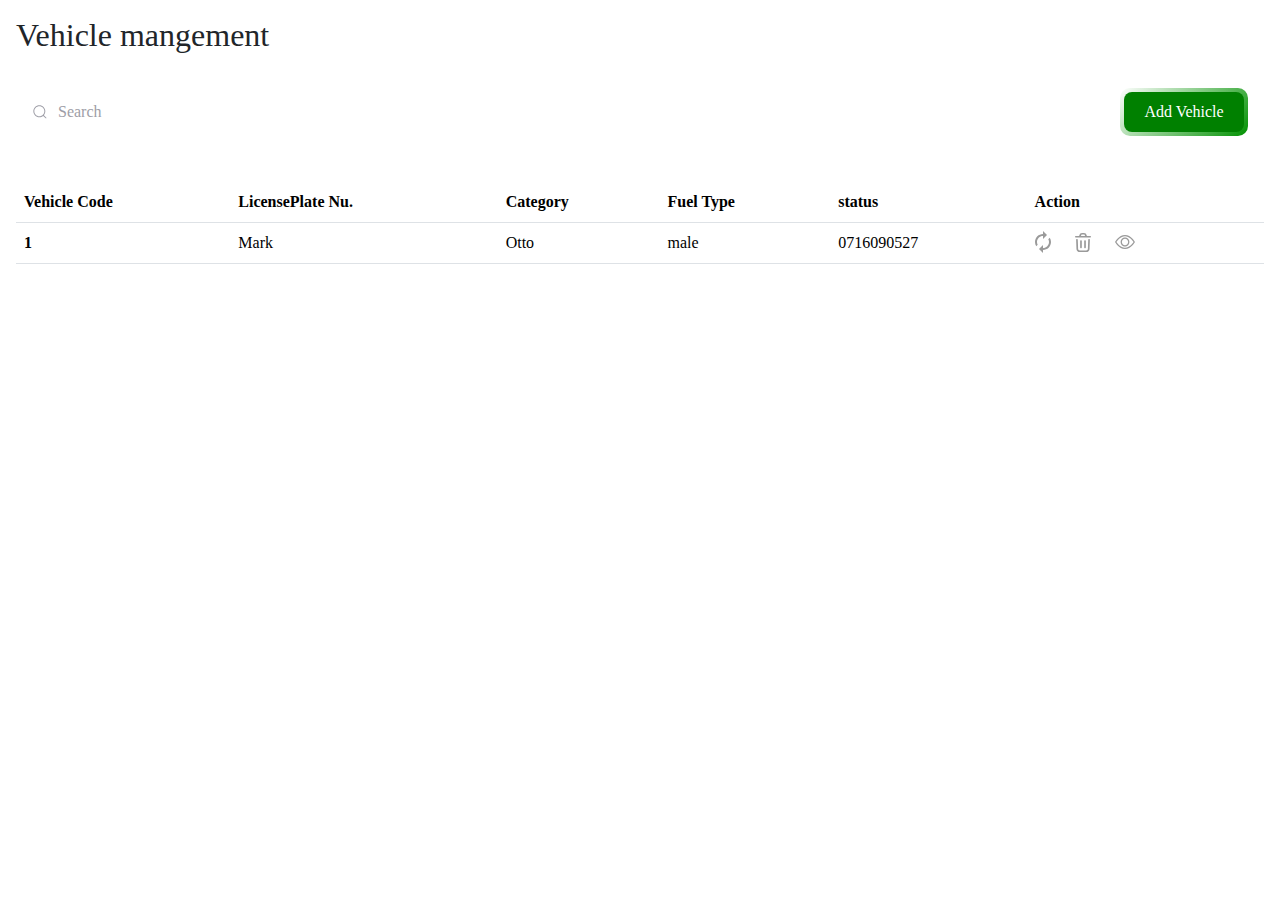
<file: page/VehicleWall.html>
<!DOCTYPE html>
<html lang="en">
  <head>
    <meta charset="UTF-8" />
    <meta name="viewport" content="width=device-width, initial-scale=1.0" />
    <link
      href="https://cdn.jsdelivr.net/npm/bootstrap@5.3.3/dist/css/bootstrap.min.css"
      rel="stylesheet"
      integrity="sha384-QWTKZyjpPEjISv5WaRU9OFeRpok6YctnYmDr5pNlyT2bRjXh0JMhjY6hW+ALEwIH"
      crossorigin="anonymous"
    />
    <link
      href="https://cdn.jsdelivr.net/npm/bootstrap-icons/font/bootstrap-icons.css"
      rel="stylesheet"
    />

    <link rel="stylesheet" href="/css/wall/Vehicle.css" />
  </head>
  <body class="p-3 pb-0 bg-transparent">
    <div class="stf-main-div">
      <div class="topic">
        <h2>Vehicle mangement</h2>
      </div>
      <div class="serach-br-and-add-btn">
        <div class="group">
          <svg viewBox="0 0 24 24" aria-hidden="true" class="icon">
            <g>
              <path
                d="M21.53 20.47l-3.66-3.66C19.195 15.24 20 13.214 20 11c0-4.97-4.03-9-9-9s-9 4.03-9 9 4.03 9 9 9c2.215 0 4.24-.804 5.808-2.13l3.66 3.66c.147.146.34.22.53.22s.385-.073.53-.22c.295-.293.295-.767.002-1.06zM3.5 11c0-4.135 3.365-7.5 7.5-7.5s7.5 3.365 7.5 7.5-3.365 7.5-7.5 7.5-7.5-3.365-7.5-7.5z"
              ></path>
            </g>
          </svg>
          <input class="input" type="search" placeholder="Search" />
        </div>
        <button
          class="button"
          data-bs-toggle="modal"
          data-bs-target="#addVehicleModal"
        >
          Add Vehicle
        </button>
      </div>

      <!-- Modal for Adding New Vehicle -->
      <div
        class="modal fade"
        id="addVehicleModal"
        tabindex="-1"
        aria-labelledby="addStaffModalLabel"
        aria-hidden="true"
      >
        <div class="modal-dialog">
          <div class="modal-content">
            <div class="modal-header">
              <h5 class="modal-title" id="addStaffModalLabel">
                Add New Vehicle
              </h5>
              <button
                type="button"
                class="btn-close"
                data-bs-dismiss="modal"
                aria-label="Close"
              ></button>
            </div>
            <div class="modal-body">
              <form id="vehiclefForm">
                <div class="row">
                  <div class="col-md-6 mb-3">
                    <label for="firstName" class="form-label"
                      >License Plate Number</label
                    >
                    <input
                      type="text"
                      class="form-control license-plate-number"
                      id="firstName"
                      required
                    />
                  </div>
                  <div class="col-md-6 mb-3">
                    <label for="lastName" class="form-label"
                      >Vehicle Category</label
                    >
                    <input
                      type="text"
                      class="form-control vehicle-category"
                      id="lastName"
                      required
                    />
                  </div>
                </div>
                <div class="mb-3">
                  <label for="designation" class="form-label">Fuel Typer</label>
                  <input
                    type="text"
                    class="form-control fuel-type"
                    id="designation"
                    required
                  />
                </div>
                <div class="mb-3">
                  <label for="designation" class="form-label">Remarks</label>
                  <input
                    type="text"
                    class="form-control remarks"
                    id="designation"
                    required
                  />
                </div>
                <button type="submit" class="btn btn-primary w-100 save-vehicle-btn">
                  Save Vehicle
                </button>
              </form>
            </div>
          </div>
        </div>
      </div>

      <!--start pop update -->

      <div
        class="modal fade"
        id="updteVehicleModal"
        tabindex="-1"
        aria-labelledby="addStaffModalLabel"
        aria-hidden="true"
      >
        <div class="modal-dialog">
          <div class="modal-content">
            <div class="modal-header">
              <h5 class="modal-title" id="addStaffModalLabel">
                update Vehicle
              </h5>
              <button
                type="button"
                class="btn-close"
                data-bs-dismiss="modal"
                aria-label="Close"
              ></button>
            </div>
            <div class="modal-body">
              <form id="staffForm">
                <div class="row">
                  <!-- Name Fields -->
                  <div class="col-md-6 mb-3">
                    <label for="firstName" class="form-label"
                      >License Plate Number</label
                    >
                    <input
                      type="text"
                      class="form-control license-plate-number"
                      id="firstName"
                      required
                    />
                  </div>
                  <div class="col-md-6 mb-3">
                    <label for="lastName" class="form-label"
                      >Vehicle Category</label
                    >
                    <input
                      type="text"
                      class="form-control vehicle-category"
                      id="lastName"
                      required
                    />
                  </div>
                </div>
                <label for="designation" class="form-label">staff member</label>
                <div class="form-floating mb-3">
                  <select
                    class="form-control staff-combo"
                    id="floatingSelect"
                    aria-label="Floating label select example"
                  >
                    <option value="" disabled selected>None</option>
                    <option value="Secintist">S121213232-121212</option>
                    <option value="User">ST-3232-2323</option>
                  </select>
                  <label for="floatingSelect">Add a staff member</label>
                </div>
                <div class="mb-3">
                  <label for="designation" class="form-label">Fuel Typer</label>
                  <input
                    type="text"
                    class="form-control fuel-type"
                    id="designation"
                    required
                  />
                </div>
                <div class="mb-3">
                  <label for="designation" class="form-label">Remarks</label>
                  <input
                    type="text"
                    class="form-control remark-text"
                    id="designation"
                    required
                  />
                </div>
                <button type="submit" class="btn btn-primary w-100 vehicle-update-btn">
                  Update Vehicle
                </button>
              </form>
            </div>
          </div>
        </div>
      </div>

      <!-- end pop Update -->
      <!-- start pop view -->

      <div
        class="modal fade"
        id="viewVehicleModal"
        tabindex="-1"
        aria-labelledby="addStaffModalLabel"
        aria-hidden="true"
      >
        <div class="modal-dialog">
          <div class="modal-content">
            <div class="modal-header">
              <h5 class="modal-title" id="addStaffModalLabel">View Vehicle</h5>
              <button
                type="button"
                class="btn-close"
                data-bs-dismiss="modal"
                aria-label="Close"
              ></button>
            </div>
            <div class="modal-body">
              <form id="staffForm">
                <div class="row">
                  <!-- Name Fields -->
                  <div class="col-md-6 mb-3">
                    <label for="firstName" class="form-label">Vehicle Id</label>
                    <input
                      type="text"
                      class="form-control vehicle-id-text"
                      id="firstName"
                      required
                    />
                  </div>
                  <div class="col-md-6 mb-3">
                    <label for="lastName" class="form-label"
                      >License Plate Number</label
                    >
                    <input
                      type="text"
                      class="form-control license-plate-number-text"
                      id="lastName"
                      required
                    />
                  </div>
                </div>
                <!-- <div class="mb-3">
                  <label for="designation" class="form-label"
                    >Vehicle Category</label
                  >
                  <input
                    type="text"
                    class="form-control"
                    id="vehicle-category-text"
                    required
                  />
                </div> -->
                <div class="mb-3">
                  <label for="designation" class="form-label">Fuel Type</label>
                  <input
                    type="text"
                    class="form-control vehi-category"
                    id="designation"
                    required
                  />
                </div>
                <div class="mb-3">
                  <label for="designation" class="form-label">Fuel Type</label>
                  <input
                    type="text"
                    class="form-control fuel-type-text"
                    id="designation"
                    required
                  />
                </div>
                <div class="mb-3">
                  <label for="designation" class="form-label">Status</label>
                  <input
                    type="text"
                    class="form-control status-text"
                    id="designation"
                    required
                  />
                </div>
                <div class="mb-3">
                  <label for="designation" class="form-label">Remarks</label>
                  <input
                    type="text"
                    class="form-control remark-text"
                    id="designation"
                    required
                  />
                </div>
                <div class="mb-3">
                  <label for="designation" class="form-label">Staff</label>
                  <input
                    type="text"
                    class="form-control staff-id-txt"
                    id="designation"
                    required
                  />
                </div>
              </form>
            </div>
          </div>
        </div>
      </div>

      <!-- end pop view -->

      <table class="table">
        <thead>
          <tr>
            <th scope="col">Vehicle Code</th>
            <th scope="col">LicensePlate Nu.</th>
            <th scope="col">Category</th>
            <th scope="col">Fuel Type</th>
            <th scope="col">status</th>
            <th scope="col">Action</th>
          </tr>
        </thead>
        <tbody>
          <tr>
            <th scope="row">1</th>
            <td>Mark</td>
            <td>Otto</td>
            <td>male</td>
            <td>0716090527</td>
            <td>
              <div class="action d-flex gap-4 align-items-center">
                <svg
                  xmlns="http://www.w3.org/2000/svg"
                  width="16"
                  height="22"
                  viewBox="0 0 16 22"
                  fill="none"
                >
                  <path
                    d="M8 5V8L12 4L8 0V3C3.58 3 0 6.58 0 11C0 12.57 0.46 14.025 1.24 15.26L2.7 13.8C2.255 12.965 2 12.015 2 11C2 7.685 4.685 5 8 5ZM14.76 6.74L13.3 8.2C13.745 9.035 14 9.985 14 11C14 14.315 11.315 17 8 17V14L4 18L8 22V19C12.42 19 16 15.42 16 11C16 9.43 15.54 7.975 14.76 6.74Z"
                    fill="#9A9A9A"
                  />
                </svg>
                <svg
                  xmlns="http://www.w3.org/2000/svg"
                  width="16"
                  height="19"
                  viewBox="0 0 16 19"
                  fill="none"
                >
                  <path
                    d="M14.8885 6.78675L14.5525 16.0492C14.5239 16.8425 14.1569 17.5944 13.5295 18.1453C12.9021 18.6962 12.0636 19.0028 11.192 19H4.80714C3.93613 19.0028 3.09814 18.6967 2.47082 18.1464C1.8435 17.5961 1.47616 16.845 1.44668 16.0523L1.11063 6.78675C1.10328 6.58385 1.18474 6.38659 1.33709 6.23839C1.48945 6.09018 1.70021 6.00315 1.92302 5.99646C2.14584 5.98976 2.36244 6.06394 2.5252 6.20268C2.68795 6.34142 2.78351 6.53335 2.79086 6.73626L3.12691 16.001C3.14364 16.3965 3.32803 16.7707 3.64134 17.045C3.95465 17.3194 4.3725 17.4725 4.80714 17.4722H11.192C11.6272 17.4724 12.0456 17.3189 12.359 17.0439C12.6724 16.769 12.8564 16.394 12.8722 15.9979L13.2083 6.73626C13.2156 6.53335 13.3112 6.34142 13.474 6.20268C13.6367 6.06394 13.8533 5.98976 14.0761 5.99646C14.2989 6.00315 14.5097 6.09018 14.6621 6.23839C14.8144 6.38659 14.8959 6.58385 14.8885 6.78675ZM16 3.70437C16 3.90727 15.9115 4.10187 15.7539 4.24534C15.5964 4.38882 15.3827 4.46942 15.1599 4.46942H0.840115C0.617303 4.46942 0.403616 4.38882 0.246064 4.24534C0.0885117 4.10187 0 3.90727 0 3.70437C0 3.50147 0.0885117 3.30687 0.246064 3.1634C0.403616 3.01993 0.617303 2.93932 0.840115 2.93932H3.44447C3.71066 2.93998 3.9676 2.85042 4.16528 2.68808C4.36296 2.52574 4.48724 2.30223 4.51394 2.06105C4.57594 1.49528 4.86701 0.970801 5.33044 0.589789C5.79388 0.208777 6.39648 -0.00147143 7.02085 7.75214e-06H8.97831C9.60268 -0.00147143 10.2053 0.208777 10.6687 0.589789C11.1322 0.970801 11.4232 1.49528 11.4852 2.06105C11.5119 2.30223 11.6362 2.52574 11.8339 2.68808C12.0316 2.85042 12.2885 2.93998 12.5547 2.93932H15.159C15.3819 2.93932 15.5955 3.01993 15.7531 3.1634C15.9106 3.30687 15.9992 3.50147 15.9992 3.70437H16ZM5.97238 2.93932H10.0285C9.91806 2.70961 9.84586 2.4662 9.81423 2.21712C9.79342 2.02854 9.69648 1.85371 9.5422 1.7265C9.38792 1.59929 9.18728 1.52876 8.97915 1.52857H7.02169C6.81356 1.52876 6.61292 1.59929 6.45864 1.7265C6.30436 1.85371 6.20742 2.02854 6.18661 2.21712C6.15471 2.46624 6.08307 2.70965 5.97238 2.93932ZM6.81838 14.5306V8.01618C6.81838 7.81328 6.72987 7.61869 6.57231 7.47521C6.41476 7.33174 6.20107 7.25114 5.97826 7.25114C5.75545 7.25114 5.54176 7.33174 5.38421 7.47521C5.22666 7.61869 5.13815 7.81328 5.13815 8.01618V14.5336C5.13815 14.7365 5.22666 14.9311 5.38421 15.0746C5.54176 15.2181 5.75545 15.2987 5.97826 15.2987C6.20107 15.2987 6.41476 15.2181 6.57231 15.0746C6.72987 14.9311 6.81838 14.7365 6.81838 14.5336V14.5306ZM10.8627 14.5306V8.01618C10.8627 7.81328 10.7742 7.61869 10.6166 7.47521C10.4591 7.33174 10.2454 7.25114 10.0226 7.25114C9.79977 7.25114 9.58608 7.33174 9.42853 7.47521C9.27097 7.61869 9.18246 7.81328 9.18246 8.01618V14.5336C9.18246 14.7365 9.27097 14.9311 9.42853 15.0746C9.58608 15.2181 9.79977 15.2987 10.0226 15.2987C10.2454 15.2987 10.4591 15.2181 10.6166 15.0746C10.7742 14.9311 10.8627 14.7365 10.8627 14.5336V14.5306Z"
                    fill="#9A9A9A"
                  />
                </svg>
                <svg
                  xmlns="http://www.w3.org/2000/svg"
                  width="20"
                  height="14"
                  viewBox="0 0 20 14"
                  fill="none"
                >
                  <path
                    d="M10 0C16.25 0 20 7 20 7C20 7 16.25 14 10 14C3.75 14 0 7 0 7C0 7 3.75 0 10 0ZM10 1.27273C5.6 1.27273 2.4975 5.41036 1.46875 7C2.49625 8.58836 5.59875 12.7273 10 12.7273C14.4 12.7273 17.5025 8.58964 18.5312 7C17.5037 5.41164 14.4012 1.27273 10 1.27273ZM10 2.54545C11.1603 2.54545 12.2731 3.01477 13.0936 3.85016C13.9141 4.68555 14.375 5.81858 14.375 7C14.375 8.18142 13.9141 9.31445 13.0936 10.1498C12.2731 10.9852 11.1603 11.4545 10 11.4545C8.83968 11.4545 7.72688 10.9852 6.90641 10.1498C6.08594 9.31445 5.625 8.18142 5.625 7C5.625 5.81858 6.08594 4.68555 6.90641 3.85016C7.72688 3.01477 8.83968 2.54545 10 2.54545ZM10 3.81818C9.1715 3.81918 8.37721 4.15473 7.79138 4.75122C7.20554 5.34771 6.87598 6.15644 6.875 7C6.875 8.75382 8.27625 10.1818 10 10.1818C11.7238 10.1818 13.125 8.75382 13.125 7C13.125 5.24618 11.7238 3.81818 10 3.81818Z"
                    fill="#9A9A9A"
                  />
                </svg>
              </div>
            </td>
          </tr>
        </tbody>
      </table>
    </div>

    <script
      src="https://cdn.jsdelivr.net/npm/bootstrap@5.3.3/dist/js/bootstrap.bundle.min.js"
      integrity="sha384-YvpcrYf0tY3lHB60NNkmXc5s9fDVZLESaAA55NDzOxhy9GkcIdslK1eN7N6jIeHz"
      crossorigin="anonymous"
    ></script>
    <script src="https://code.jquery.com/jquery-3.6.0.min.js"></script>

    <!-- <script>
      document
        .querySelectorAll(".table tbody .action > :nth-child(3)")
        .forEach((button) => {
          button.addEventListener("click", () => {
            const modalElement = document.getElementById("viewVehicleModal");
            const modal = new bootstrap.Modal(modalElement);
            modal.show();
          });
        });
      document
        .querySelectorAll(".table tbody .action > :nth-child(1)")
        .forEach((button) => {
          button.addEventListener("click", () => {
            const modalElement = document.getElementById("updteVehicleModal");
            const modal = new bootstrap.Modal(modalElement);
            modal.show();
          });
        });
    </script> -->
    <script
      src="/controller/wall/VehicleWallController.js"
      type="module"
    ></script>
  </body>
</html>
</file>
<file: css/index.css>
.main-container {
    width: 100%;
    height: 100vh;
    display: flex;
    justify-content: center;
    align-items: center;
    background: #f5f5f5;
    /* background: #7faf75; */
    background: radial-gradient(circle, #ffffff,#8fff8f);
}


.content-container {
    width: 60%;
    height: 70vh;
    display: flex;
    background: white;
    border-radius: 20px;
    box-shadow: 0 0 20px rgba(0, 0, 0, 0.1);
    overflow: hidden;
}

.content-container img {
    width: 50%;
    height: 100%;
    object-fit: cover;
}

.login-card {
    width: 50%;
    padding: 40px;
    display: flex;
    flex-direction: column;
    justify-content: center;
}

.login-card form {
    width: 100%;
    max-width: 400px;
    margin: 0 auto;
}

/* .shadow__btn {
    width: 100%;
    padding: 10px;
    border: none;
    color: #fff;
    background-color: #4CAF50;
    border-radius: 5px;
    margin-top: 20px;
    font-weight: 600;
    transition: all 0.3s ease;
}

.shadow__btn:hover {
    transform: translateY(-2px);
    box-shadow: 0 4px 15px rgba(76, 175, 80, 0.3);
}

.login-btn-div {
    margin-top: 20px;
} */

/*login- From Uiverse.io by mrhyddenn */ 
.shadow__btn {
padding: 10px 20px;
border: none;
font-size: 17px;
color: #fff;
border-radius: 7px;
letter-spacing: 4px;
font-weight: 700;
text-transform: uppercase;
transition: 0.5s;
transition-property: box-shadow;
}

.shadow__btn {
background: #7FAF75;
box-shadow: 0 0 25px #7FAF75;
}

.shadow__btn:hover {
box-shadow: 0 0 5px #7FAF75,
        0 0 25px #7FAF75,
        0 0 50px #7FAF75,
        0 0 100px #7FAF75;
}
.links {
    /* text-align: center; */
    margin-top: 20px;
}

.links a {
    color: #4CAF50;
    text-decoration: none;
    font-weight: 500;
}

.links a:hover {
    text-decoration: underline;
}

.form-floating {
    margin-bottom: 15px;
}

@media (max-width: 768px) {
    .content-container img {
        display: none;
    }
    
    .login-card {
        width: 100%;
    }
    
    .content-container {
        width: 95%;
    }
}
</file>
<file: css/SignUp.css>
.main-container {
    width: 100%;
    height: 100vh;
    display: flex;
    justify-content: center;
    align-items: center;
    background: radial-gradient(circle, #ffffff,#8fff8f);
  }

  .content-container {
    width: 60%;
    height: 70vh;
    display: flex;
    background: white;
    border-radius: 20px;
    box-shadow: 0 0 20px rgba(0, 0, 0, 0.1);
    overflow: hidden;
  }

  .content-container img {
    width: 50%;
    height: 100%;
    object-fit: cover;
  }

  .login-card {
    width: 50%;
    padding: 20px;

    grid-template-rows: auto;
  }

  .login-card form {
    width: 100%;
    max-width: 400px;
    margin: 0 auto;
    padding-top: 20px;
  }

  /* .shadow__btn {
        width: 100%;
        padding: 10px;
        border: none;
        color: #fff;
        background-color: #4CAF50;
        border-radius: 5px;
        margin-top: 20px;
        font-weight: 600;
        transition: all 0.3s ease;
    }

    .shadow__btn:hover {
        transform: translateY(-2px);
        box-shadow: 0 4px 15px rgba(76, 175, 80, 0.3);
    }

    .login-btn-div {
        margin-top: 20px;
    } */

    .login-btn-div {
      margin-top: 20px;
  }

  /*login- From Uiverse.io by mrhyddenn */
  .shadow__btn {
    padding: 10px 20px;
    border: none;
    font-size: 17px;
    color: #fff;
    border-radius: 7px;
    letter-spacing: 4px;
    font-weight: 700;
    text-transform: uppercase;
    transition: 0.5s;
    transition-property: box-shadow;
  }

  .shadow__btn {
    background: #7faf75;
    box-shadow: 0 0 25px #7faf75;
  }

  .shadow__btn:hover {
    box-shadow: 0 0 5px #7faf75, 0 0 25px #7faf75, 0 0 50px #7faf75,
      0 0 100px #7faf75;
  }
  .links {
    /* text-align: center; */
    margin-top: 20px;
  }

  .links a {
    color: #4caf50;
    text-decoration: none;
    font-weight: 500;
  }

  .links a:hover {
    text-decoration: underline;
  }

  .form-floating {
    margin-bottom: 15px;
  }

  @media (max-width: 768px) {
    .content-container img {
      display: none;
    }

    .login-card {
      width: 100%;
    }

    .content-container {
      width: 95%;
    }
  }
</file>
<file: css/wall/EquipmentWall.css>
body{
    font-family: 'Times New Roman', Times, serif;
  }
.stf-main-dive {
    grid-template-rows: auto auto auto;
  }
  .topic {
    padding-bottom: 30px;
  }
  .serach-br-and-add-btn {
    display: flex;
    justify-content: space-between;
    padding-right: 20px;
    padding-bottom: 50px;
  }
  
  .action {
    display: flex;
  }
  
  .table tbody .action > :first-child:hover path {
    fill: #3700fd;
    transition: 0.5s;
  }
  
  .table tbody .action > :nth-child(2):hover path {
    fill: #fa0000;
    transition: 0.5s;
  }
  
  .table tbody .action > :nth-child(3):hover path {
    fill: #33ff00;
    transition: 0.5s;
  }
  /* save-update-button */
.modal-body .btn {
    background: green;
  }
  .modal-content {
    border: 2px solid green;
  }
  
  
  
  /* add button */
  /* From Uiverse.io by LightAndy1 */ 
  .group {
    display: flex;
    line-height: 28px;
    align-items: center;
    position: relative;
    max-width: 290vw;
  }
  
  .input {
    width: 100%;
    height: 40px;
    line-height: 28px;
    padding: 0 1rem;
    padding-left: 2.5rem;
    border: 2px solid transparent;
    border-radius: 8px;
    outline: none;
    background-color: white;
    color: #0d0c22;
    transition: 0.3s ease;
  }
  
  .input::placeholder {
    color: #9e9ea7;
  }
  
  .input:focus,
  input:hover {
    outline: none;
    border-color: rgba(0, 48, 73, 0.4);
    background-color: #fff;
    box-shadow: 0 0 0 4px rgb(0 48 73 / 10%);
  }
  
  .icon {
    position: absolute;
    left: 1rem;
    fill: #9e9ea7;
    width: 1rem;
    height: 1rem;
  }
  
  #viewStaffModal , #updteStaffModal{
    display: none;
    animation: wipe 0.2s ease-in-out;
  }
  /* add button-From Uiverse.io by gharsh11032000 */
.button {
    position: relative;
    width: 120px;
    height: 40px;
    background-color: green;
    display: flex;
    align-items: center;
    color: white;
    flex-direction: column;
    justify-content: center;
    border: none;
    padding: 12px;
    gap: 12px;
    border-radius: 8px;
    cursor: pointer;
  }
  
  .button::before {
    content: "";
    position: absolute;
    inset: 0;
    left: -4px;
    top: -1px;
    margin: auto;
    width: 128px;
    height: 48px;
    border-radius: 10px;
    background: linear-gradient(-45deg, rgb(1, 145, 1) 0%, white 100%);
    z-index: -10;
    pointer-events: none;
    transition: all 0.6s cubic-bezier(0.175, 0.885, 0.32, 1.275);
  }
</file>
<file: css/wall/MonitoringLogWall.css>
body{
    font-family: 'Times New Roman', Times, serif;
  }
/* From Uiverse.io by vinodjangid07 */ 
.file-upload-form {
    display: flex;
    align-items: center;
    justify-content: center;
  }
  .file-upload-label input {
    display: none;
  }
  .file-upload-label svg {
    height: 50px;
    fill: #009444;
    margin-bottom: 20px;
  }
  .file-upload-label {
    cursor: pointer;
    background-color: #00944544;
    padding: 30px 70px;
    border-radius: 40px;
    border: 2px dashed #009444;
    box-shadow: 0px 0px 200px -50px #0094457e;
  }
  .file-upload-design {
    display: flex;
    flex-direction: column;
    align-items: center;
    justify-content: center;
    gap: 5px;
  }
  .browse-button {
    background-color: #009444;
    padding: 5px 15px;
    border-radius: 10px;
    color: white;
    transition: all 0.3s;
  }
  .browse-button:hover {
    background-color: rgb(14, 14, 14);
  }
  
  
  /* //////////// */
  .crop-main-dive {
    grid-template-rows: auto auto auto;
  }
  .topic {
    padding-bottom: 30px;
  }
  .serach-br-and-add-btn {
    display: flex;
    justify-content: space-between;
    padding-right: 20px;
    padding-bottom: 50px;
  }
  
  
  
  
  
  /* From Uiverse.io by LightAndy1 */ 
  .group {
    display: flex;
    line-height: 28px;
    align-items: center;
    position: relative;
    max-width: 290vw;
  }
  
  .input {
    width: 100%;
    height: 40px;
    line-height: 28px;
    padding: 0 1rem;
    padding-left: 2.5rem;
    border: 2px solid transparent;
    border-radius: 8px;
    outline: none;
    background-color: white;
    color: #0d0c22;
    transition: 0.3s ease;
  }
  
  .input::placeholder {
    color: #9e9ea7;
  }
  
  .input:focus,
  input:hover {
    outline: none;
    border-color: rgba(0, 48, 73, 0.4);
    background-color: #fff;
    box-shadow: 0 0 0 4px rgb(0 48 73 / 10%);
  }
  
  .icon {
    position: absolute;
    left: 1rem;
    fill: #9e9ea7;
    width: 1rem;
    height: 1rem;
  }
  
  #viewMonitoringLogModal , #updteMonitoringModal{
    display: none;
    animation: wipe 0.2s ease-in-out;
  }
  .modal-content {
    border: 2px solid green;
  }

  /* save-update-button */
.modal-body .btn {
    background: green;
  }
  
  
  .card-content {
    display: flex;
    flex-wrap: wrap; /* Allow cards to wrap to the next row */
    gap: 2.5rem; /* Add space between cards */
    max-height: 500px; /* Set the maximum height for the scrollable area */
    overflow-y: auto; /* Enable vertical scrolling */
    padding: 0.5rem; /* Add some padding inside the scrollable area */
    justify-content: flex-start; /* Align cards at the start of each row */
  }
  
  .card {
    width: calc(33.33% - 1rem); /* Ensure three cards fit per row, considering gaps */
    box-sizing: border-box; /* Include padding and border in the width calculation */
  }
  
  .card img {
    max-width: 100%; /* Ensure the image fits within the card */
    height: 300px; /* Maintain image aspect ratio */
  }
  
  /* Optional: Customize the scrollbar (for WebKit browsers) */
  .card-content::-webkit-scrollbar {
    width: 10px;
  }
  
  .card-content::-webkit-scrollbar-thumb {
    background-color: #ccc;
    border-radius: 5px;
  }
  
  .card-content::-webkit-scrollbar-thumb:hover {
    background-color: #aaa;
  }
  
  .card-body{
    grid-template-rows: auto;
  }
  
  
  
  
  .action {
    display: flex;
    padding-bottom: 0px;
  }
   .action > :first-child:hover path {
    fill: #3700fd;
    transition: 0.5s;
  }
  .action > :nth-child(2):hover path {
    fill: #fa0000;
    transition: 0.5s;
  }
  
   .action > :nth-child(3):hover path {
    fill: #33ff00;
    transition: 0.5s;
  }
  /* add button-From Uiverse.io by gharsh11032000 */
.button {
    position: relative;
    width: 120px;
    height: 40px;
    background-color: green;
    display: flex;
    align-items: center;
    color: white;
    flex-direction: column;
    justify-content: center;
    border: none;
    padding: 12px;
    gap: 12px;
    border-radius: 8px;
    cursor: pointer;
  }
  
  .button::before {
    content: "";
    position: absolute;
    inset: 0;
    left: -4px;
    top: -1px;
    margin: auto;
    width: 128px;
    height: 48px;
    border-radius: 10px;
    background: linear-gradient(-45deg, rgb(1, 145, 1) 0%, white 100%);
    z-index: -10;
    pointer-events: none;
    transition: all 0.6s cubic-bezier(0.175, 0.885, 0.32, 1.275);
  }
</file>
<file: css/wall/StaffWall.css>
body {
  font-family: "Times New Roman", Times, serif;
}
.stf-main-dive {
  grid-template-rows: auto auto auto;
}
.topic {
  padding-bottom: 30px;
}
.serach-br-and-add-btn {
  display: flex;
  justify-content: space-between;
  padding-right: 20px;
  padding-bottom: 50px;
}

.action {
  display: flex;
}

.table tbody .action > :first-child:hover path {
  fill: #3700fd;
  transition: 0.5s;
}

.table tbody .action > :nth-child(2):hover path {
  fill: #fa0000;
  transition: 0.5s;
}

.table tbody .action > :nth-child(3):hover path {
  fill: #33ff00;
  transition: 0.5s;
}



/* search-bar - From Uiverse.io by LightAndy1 */
.group {
  display: flex;
  line-height: 28px;
  align-items: center;
  position: relative;
  max-width: 290vw;
}

.input {
  width: 100%;
  height: 40px;
  line-height: 28px;
  padding: 0 1rem;
  padding-left: 2.5rem;
  border: 2px solid transparent;
  border-radius: 8px;
  outline: none;
  background-color: white;
  color: #0d0c22;
  transition: 0.3s ease;
}

.input::placeholder {
  color: #9e9ea7;
}

.input:focus,
input:hover {
  outline: none;
  border-color: rgba(0, 48, 73, 0.4);
  background-color: #fff;
  box-shadow: 0 0 0 4px rgb(0 48 73 / 10%);
}

.icon {
  position: absolute;
  left: 1rem;
  fill: #9e9ea7;
  width: 1rem;
  height: 1rem;
}

#viewStaffModal,
#updteStaffModal {
  display: none;
  animation: wipe 0.2s ease-in-out;
}
.modal-content {
  border: 2px solid green;
}

/* save-update-button */
.modal-body .btn {
  background: green;
}

/* add button-From Uiverse.io by gharsh11032000 */
.button {
  position: relative;
  width: 120px;
  height: 40px;
  background-color: green;
  display: flex;
  align-items: center;
  color: white;
  flex-direction: column;
  justify-content: center;
  border: none;
  padding: 12px;
  gap: 12px;
  border-radius: 8px;
  cursor: pointer;
}

.button::before {
  content: "";
  position: absolute;
  inset: 0;
  left: -4px;
  top: -1px;
  margin: auto;
  width: 128px;
  height: 48px;
  border-radius: 10px;
  background: linear-gradient(-45deg, rgb(1, 145, 1) 0%, white 100%);
  z-index: -10;
  pointer-events: none;
  transition: all 0.6s cubic-bezier(0.175, 0.885, 0.32, 1.275);
}
</file>
<file: css/General.css>
@import url('https://fonts.googleapis.com/css2?family=Roboto:ital,wght@0,100;0,300;0,400;0,500;0,700;0,900;1,100;1,300;1,400;1,500;1,700;1,900&display=swap');

.roboto-thin {
    font-family: "Roboto", sans-serif;
    font-weight: 100;
    font-style: normal;
  }
  
  .roboto-light {
    font-family: "Roboto", sans-serif;
    font-weight: 300;
    font-style: normal;
  }
  
  .roboto-regular {
    font-family: "Roboto", sans-serif;
    font-weight: 400;
    font-style: normal;
  }
  
  .roboto-medium {
    font-family: "Roboto", sans-serif;
    font-weight: 500;
    font-style: normal;
  }
  
  .roboto-bold {
    font-family: "Roboto", sans-serif;
    font-weight: 700;
    font-style: normal;
  }
  
  .roboto-black {
    font-family: "Roboto", sans-serif;
    font-weight: 900;
    font-style: normal;
  }
  
  .roboto-thin-italic {
    font-family: "Roboto", sans-serif;
    font-weight: 100;
    font-style: italic;
  }
  
  .roboto-light-italic {
    font-family: "Roboto", sans-serif;
    font-weight: 300;
    font-style: italic;
  }
  
  .roboto-regular-italic {
    font-family: "Roboto", sans-serif;
    font-weight: 400;
    font-style: italic;
  }
  
  .roboto-medium-italic {
    font-family: "Roboto", sans-serif;
    font-weight: 500;
    font-style: italic;
  }
  
  .roboto-bold-italic {
    font-family: "Roboto", sans-serif;
    font-weight: 700;
    font-style: italic;
  }
  
  .roboto-black-italic {
    font-family: "Roboto", sans-serif;
    font-weight: 900;
    font-style: italic;
  }
</file>
<file: css/wall/Vehicle.css>
body{
    font-family: 'Times New Roman', Times, serif;
  }
.stf-main-dive {
    grid-template-rows: auto auto auto;
  }
  .topic {
    padding-bottom: 30px;
  }
  .serach-br-and-add-btn {
    display: flex;
    justify-content: space-between;
    padding-right: 20px;
    padding-bottom: 50px;
  }
  
  .action {
    display: flex;
  }
  
  .table tbody .action > :first-child:hover path {
    fill: #3700fd;
    transition: 0.5s;
  }
  
  .table tbody .action > :nth-child(2):hover path {
    fill: #fa0000;
    transition: 0.5s;
  }
  
  .table tbody .action > :nth-child(3):hover path {
    fill: #33ff00;
    transition: 0.5s;
  }
  
  .Add-btn button{
    border-radius: 60px;
    background: radial-gradient(circle, #1aff1a, #0f660f, #000000);
  }
  
  
  
  /*search bar- From Uiverse.io by LightAndy1 */
.group {
    display: flex;
    line-height: 28px;
    align-items: center;
    position: relative;
    max-width: 290vw;
  }
  
  .input {
    width: 100%;
    height: 40px;
    line-height: 28px;
    padding: 0 1rem;
    padding-left: 2.5rem;
    border: 2px solid transparent;
    border-radius: 8px;
    outline: none;
    background-color: white;
    color: #0d0c22;
    transition: 0.3s ease;
  }
  
  .input::placeholder {
    color: #9e9ea7;
  }
  
  .input:focus,
  input:hover {
    outline: none;
    border-color: rgba(0, 48, 73, 0.4);
    background-color: #fff;
    box-shadow: 0 0 0 4px rgb(0 48 73 / 10%);
  }
  
  .icon {
    position: absolute;
    left: 1rem;
    fill: #9e9ea7;
    width: 1rem;
    height: 1rem;
  }
  
  #viewVehicleModal , #updteVehicleModal{
    display: none;
    animation: wipe 0.2s ease-in-out;
  }

  .modal-content {
    border: 2px solid green;
  }
  .modal-body .btn {
    background: green;
  }
  

  /*add button- From Uiverse.io by gharsh11032000 */
.button {
    position: relative;
    width: 120px;
    height: 40px;
    background-color: green;
    display: flex;
    align-items: center;
    color: white;
    flex-direction: column;
    justify-content: center;
    border: none;
    padding: 12px;
    gap: 12px;
    border-radius: 8px;
    cursor: pointer;
  }
  
  .button::before {
    content: "";
    position: absolute;
    inset: 0;
    left: -4px;
    top: -1px;
    margin: auto;
    width: 128px;
    height: 48px;
    border-radius: 10px;
    background: linear-gradient(-45deg, rgb(1, 145, 1) 0%, white 100%);
    z-index: -10;
    pointer-events: none;
    transition: all 0.6s cubic-bezier(0.175, 0.885, 0.32, 1.275);
  }
</file>
